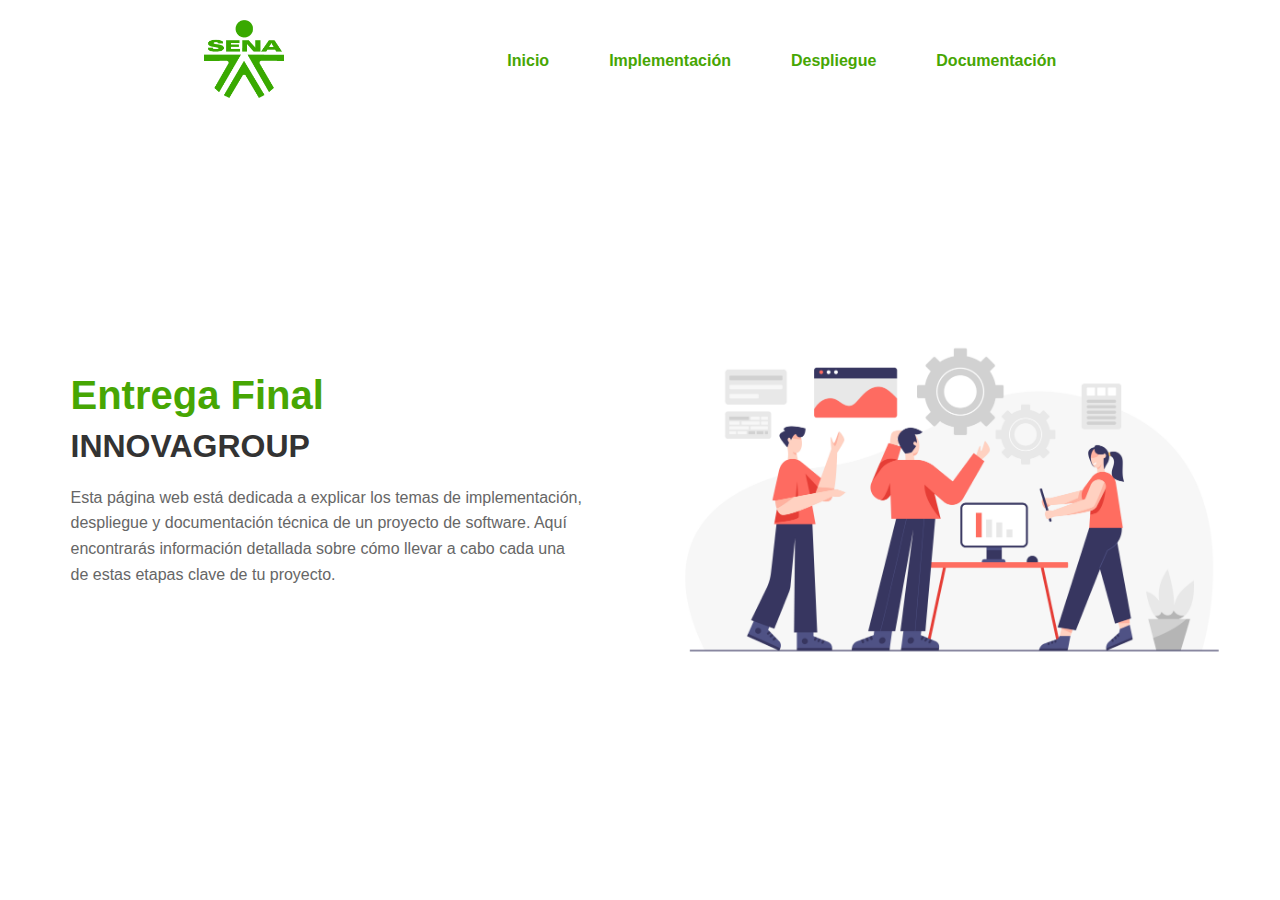
<file: index.html>
<!DOCTYPE html>
<html lang="es">

<head>
    <meta charset="UTF-8">
    <meta name="viewport" content="width=device-width, initial-scale=1.0">
    <title>Entrega Final</title>
    <link rel="icon" href="Imagenes/Favicon.ico" type="image/x-icon">
    <link rel="stylesheet" href="styles.css">
</head>

<body>
    <header>
        <div class="header-container">
            <div class="logo">
                <img src="Imagenes/Logo Sena.png" class="logo" />
                <!-- <h1>Entrega Final</h1> -->
            </div>
            <nav>
                <ul>
                    <li><a href="index.html">Inicio</a></li>
                    <li><a href="tema1.html">Implementación</a></li>
                    <li><a href="tema2.html">Despliegue</a></li>
                    <li><a href="tema3.html">Documentación</a></li>
                </ul>
            </nav>
        </div>
    </header>
    <main>
        <section class="main">
            <div class="main-content">
                <h1>Entrega Final</h1>
                <h2>INNOVAGROUP</h2>
                <p>Esta página web está dedicada a explicar los temas de implementación, despliegue y documentación
                    técnica de un proyecto de software. Aquí encontrarás información detallada sobre cómo llevar a cabo
                    cada una de estas etapas clave de tu proyecto.</p>
                <!-- <a href="#" class="btn-primary">Empezar</a> -->
            </div>
            <div class="main-image">
                <img src="Imagenes/Principal.jpg" alt="Diseño web">
            </div>
        </section>
    </main>
</body>

</html>
</file>
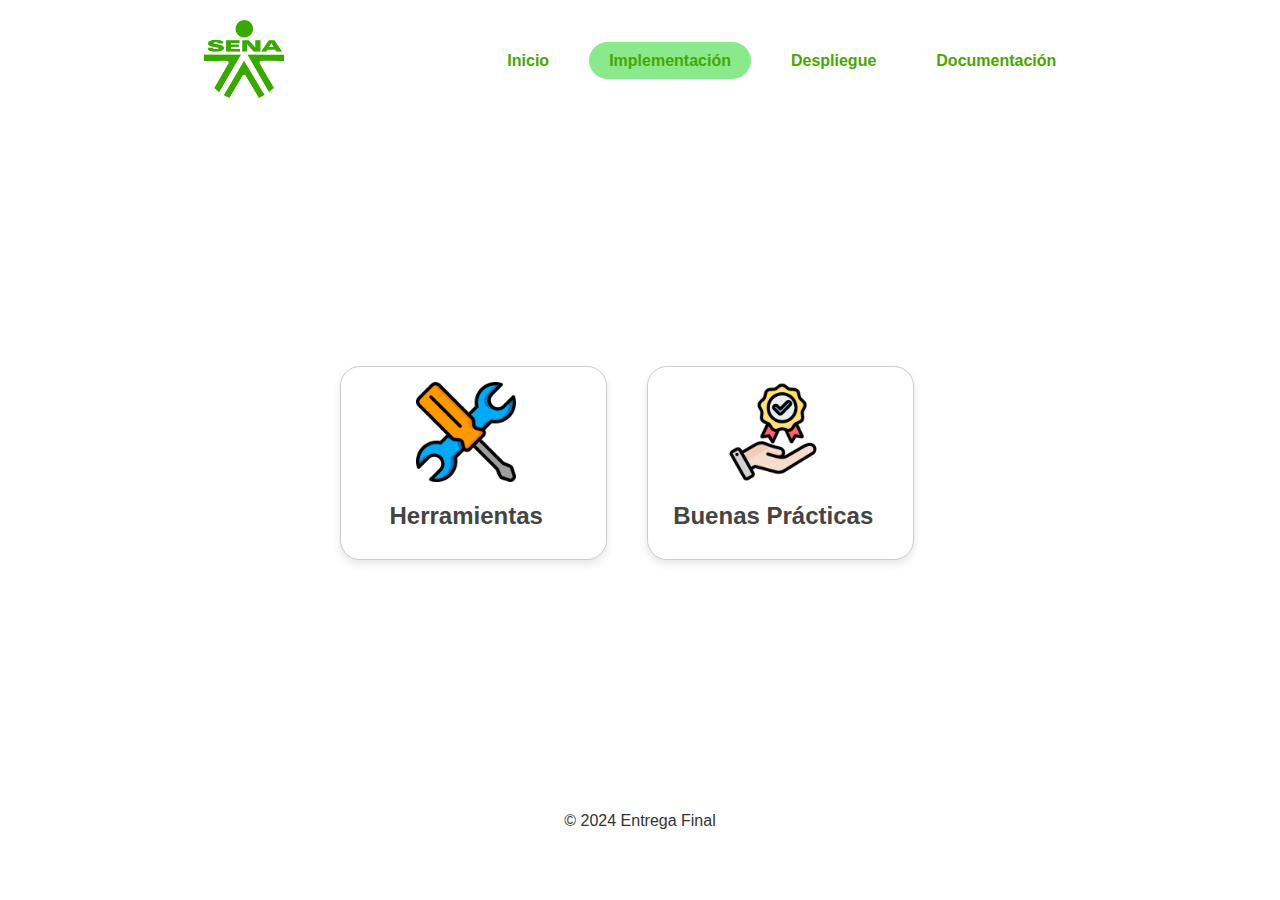
<file: tema1.html>
<!DOCTYPE html>
<html lang="es">
<head>
    <meta charset="UTF-8">
    <meta name="viewport" content="width=device-width, initial-scale=1.0">
    <title>Implementación</title>
    <link rel="icon" href="Imagenes/Favicon.ico" type="image/x-icon">
    <link rel="stylesheet" href="styles.css">
</head>
<body>
    <header>
        <div class="header-container">
            <div class="logo">
                <img src="Imagenes/Logo Sena.png" class="logo"/>
                <!-- <h1>Entrega Final</h1> -->
            </div>
            <nav>
                <ul>
                    <li><a href="index.html">Inicio</a></li>
                    <li><a href="tema1.html" class="selected">Implementación</a></li>
                    <li><a href="tema2.html">Despliegue</a></li>
                    <li><a href="tema3.html">Documentación</a></li>
                </ul>
            </nav>
        </div>
    </header>
    <main>
        <div class="container">
            <a href="./implementacion/herramientas.html" class="links">
                <article>
                    <img src="./Imagenes/Herramientas.png">
                    <h2>Herramientas</h2>
                </article>
            </a>

            <a href="./implementacion/calidad.html" class="links">
                <article>
                    <img src="./Imagenes/Calidad.png">
                    <h2>Buenas Prácticas</h2>
                </article>
            </a>
        </div>
    </main>
    <footer>
        <div class="footer-container">
            <p>&copy; 2024 Entrega Final</p>
        </div>
    </footer>
</body>
</html>
</file>
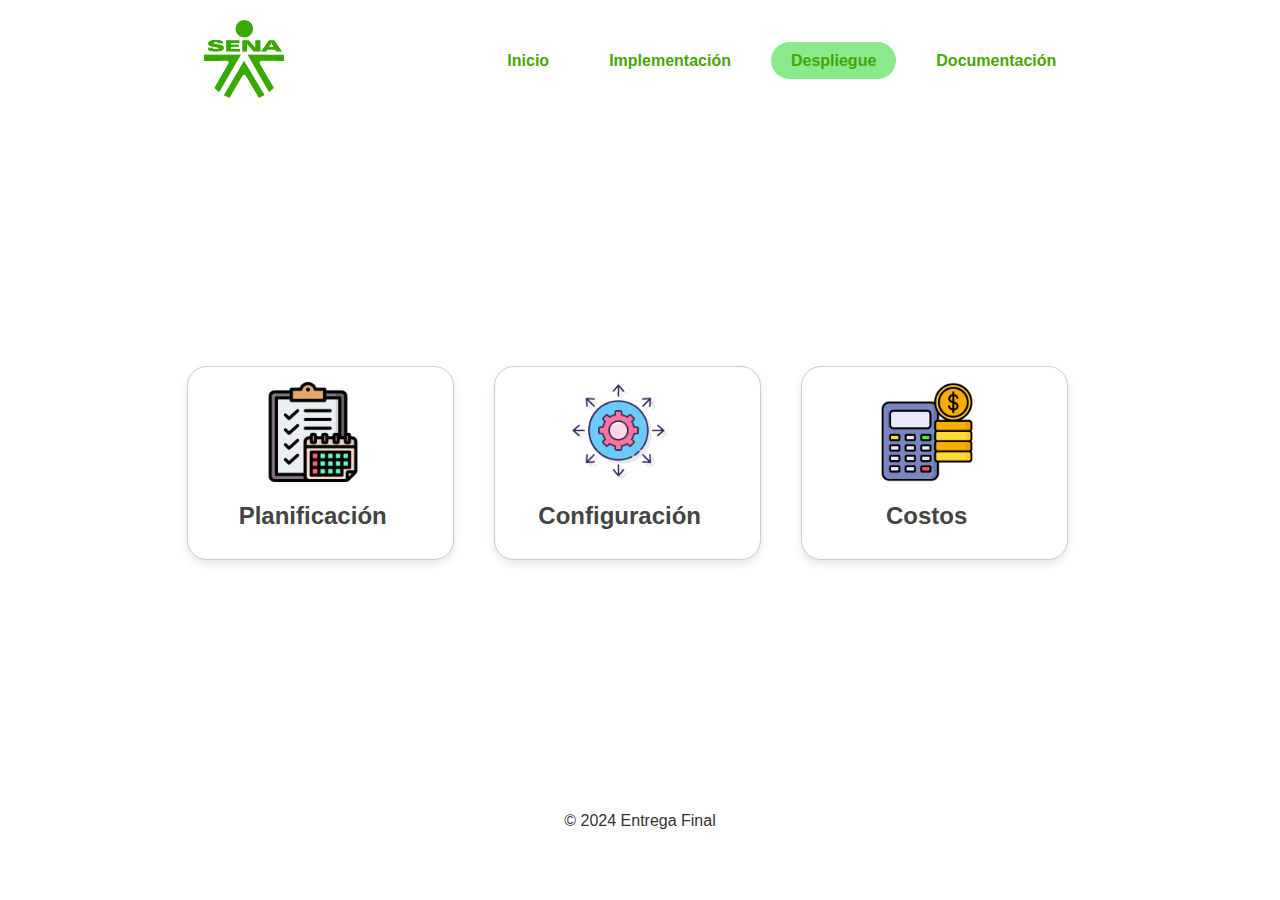
<file: tema2.html>
<!DOCTYPE html>
<html lang="es">
<head>
    <meta charset="UTF-8">
    <meta name="viewport" content="width=device-width, initial-scale=1.0">
    <title>Despliegue</title>
    <link rel="icon" href="Imagenes/Favicon.ico" type="image/x-icon">
    <link rel="stylesheet" href="styles.css">
</head>
<body>
    <header>
        <div class="header-container">
            <div class="logo">
                <img src="Imagenes/Logo Sena.png" class="logo"/>
                <!-- <h1>Entrega Final</h1> -->
            </div>
            <nav>
                <ul>
                    <li><a href="index.html">Inicio</a></li>
                    <li><a href="tema1.html">Implementación</a></li>
                    <li><a href="tema2.html" class="selected">Despliegue</a></li>
                    <li><a href="tema3.html">Documentación</a></li>
                </ul>
            </nav>
        </div>
    </header>
    <main>
        <div class="container">
            <div class="container">
                <a href="./despliegue/planificacion.html" class="links">
                    <article>
                        <img src="./Imagenes/Planificacion.png">
                        <h2>Planificación</h2>
                    </article>
                </a>

                <a href="./despliegue/configuracion.html" class="links">
                    <article>
                        <img src="./Imagenes/Configuracion.png">
                        <h2>Configuración</h2>
                    </article>
                </a>

                <a href="./despliegue/costos.html" class="links">
                    <article>
                        <img src="./Imagenes/Costos.png">
                        <h2>Costos</h2>
                    </article>
                </a>
            </div>
        </div>
    </main>
    <footer>
        <div class="footer-container">
            <p>&copy; 2024 Entrega Final</p>
        </div>
    </footer>
</body>
</html>
</file>
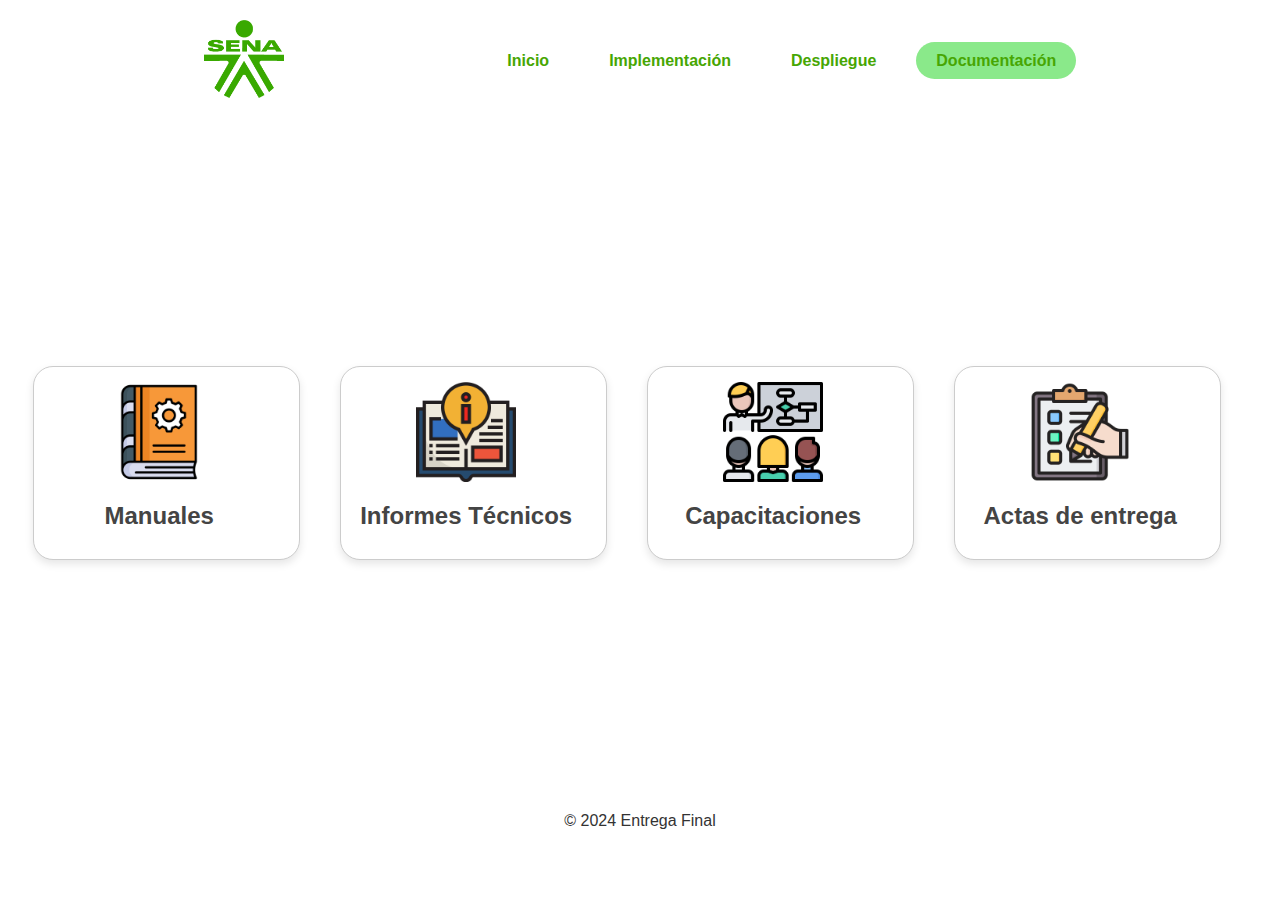
<file: tema3.html>
<!DOCTYPE html>
<html lang="es">
<head>
    <meta charset="UTF-8">
    <meta name="viewport" content="width=device-width, initial-scale=1.0">
    <title>Documentación Técnica</title>
    <link rel="icon" href="Imagenes/Favicon.ico" type="image/x-icon">
    <link rel="stylesheet" href="styles.css">
</head>
<body>
    <header>
        <div class="header-container">
            <div class="logo">
                <img src="Imagenes/Logo Sena.png" class="logo"/>
                <!-- <h1>Entrega Final</h1> -->
            </div>
            <nav>
                <ul>
                    <li><a href="index.html">Inicio</a></li>
                    <li><a href="tema1.html">Implementación</a></li>
                    <li><a href="tema2.html">Despliegue</a></li>
                    <li><a href="tema3.html" class="selected">Documentación</a></li>
                </ul>
            </nav>
        </div>
    </header>
    <main>
        <div class="container">
            <a href="./documentacion/manuales.html" class="links">
                <article>
                    <img src="./Imagenes/Manuales.png">
                    <h2>Manuales</h2>
                </article>
            </a>
            
            <a href="./documentacion/informes.html" class="links">
                <article>
                    <img src="./Imagenes/Informes.png">
                    <h2>Informes Técnicos</h2>
                </article>
            </a>
            
            <a href="./documentacion/capacitaciones.html" class="links">
                <article>
                    <img src="./Imagenes/Capacitacion.png">
                    <h2>Capacitaciones</h2>
                </article>
            </a>
            
            <a href="./documentacion/actas.html" class="links">
                <article>
                    <img src="./Imagenes/Actas.png">
                    <h2>Actas de entrega</h2>
                </article>
            </a>            
        </div>
    </main>
    <footer>
        <div class="footer-container">
            <p>&copy; 2024 Entrega Final</p>
        </div>
    </footer>
</body>
</html>
</file>
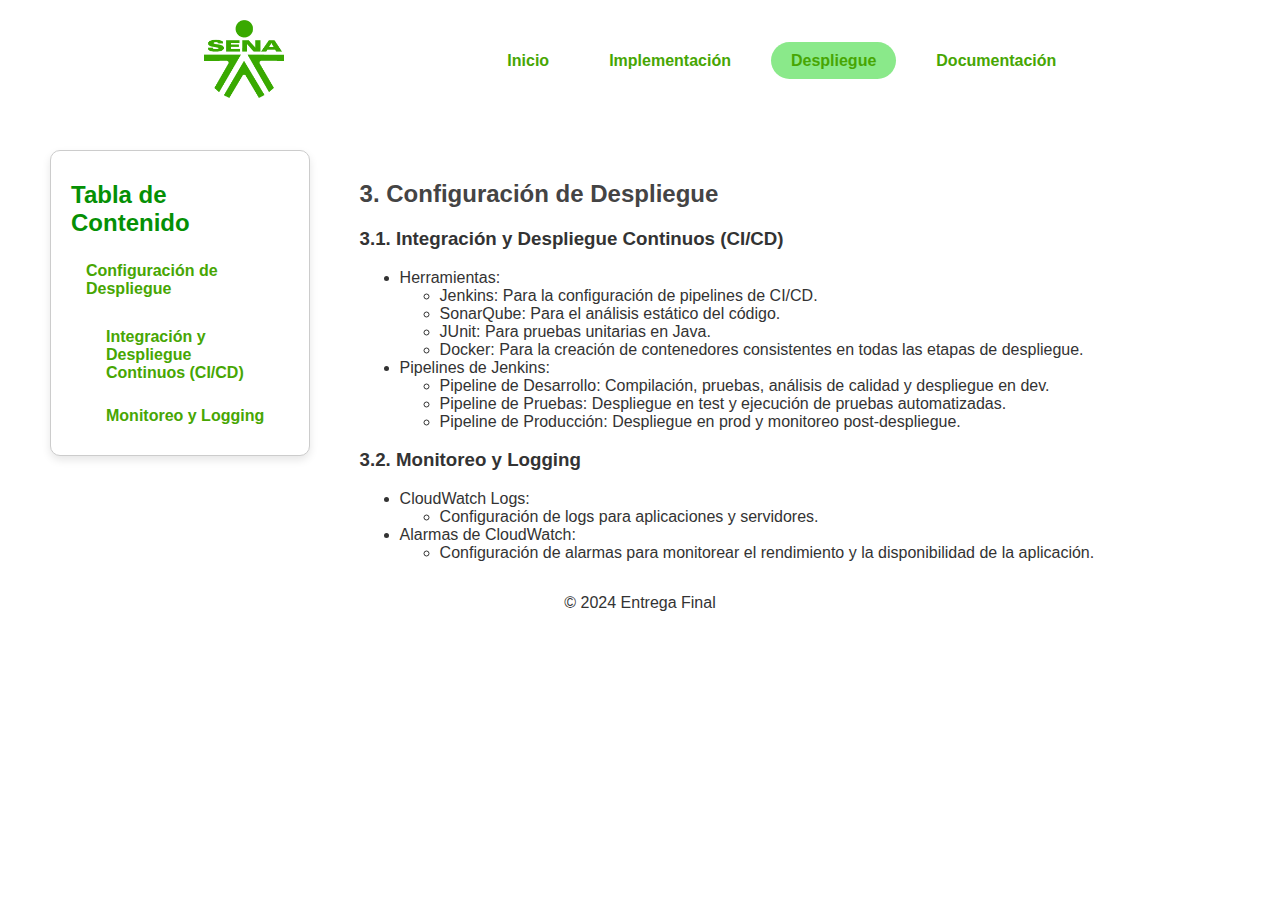
<file: despliegue/configuracion.html>
<!DOCTYPE html>
<html lang="es">
<head>
    <meta charset="UTF-8">
    <meta name="viewport" content="width=device-width, initial-scale=1.0">
    <title>Configuración</title>
    <link rel="icon" href="../Imagenes/Favicon.ico" type="image/x-icon">
    <link rel="stylesheet" href="../styles.css">
</head>
<body>
    <header>
        <div class="header-container">
            <div class="logo">
                <img src="../Imagenes/Logo Sena.png" class="logo"/>
                <!-- <h1>Entrega Final</h1> -->
            </div>
            <nav>
                <ul>
                    <li><a href="../index.html">Inicio</a></li>
                    <li><a href="../tema1.html">Implementación</a></li>
                    <li><a href="../tema2.html" class="selected">Despliegue</a></li>
                    <li><a href="../tema3.html">Documentación</a></li>
                </ul>
            </nav>
        </div>
    </header>
    <main>
        <div class="content-body">
            <div class="table">
                <h2>Tabla de Contenido</h2>
                    <ul>
                        <li><a href="#configuracion-despliegue">Configuración de Despliegue</a>
                            <ul>
                                <li><a href="#integracion-despliegue-continuos">Integración y Despliegue Continuos (CI/CD)</a></li>
                                <li><a href="#monitoreo-logging">Monitoreo y Logging</a></li>
                            </ul>
                        </li>
                    </ul>  
            </div>
            <div class="content-info">
                <h2 id="configuracion-despliegue">3. Configuración de Despliegue</h2>
                <h3 id="integracion-despliegue-continuos">3.1. Integración y Despliegue Continuos (CI/CD)</h3>
                <ul>
                    <li>Herramientas:
                        <ul>
                            <li>Jenkins: Para la configuración de pipelines de CI/CD.</li>
                            <li>SonarQube: Para el análisis estático del código.</li>
                            <li>JUnit: Para pruebas unitarias en Java.</li>
                            <li>Docker: Para la creación de contenedores consistentes en todas las etapas de despliegue.</li>
                        </ul>
                    </li>
                    <li>Pipelines de Jenkins:
                        <ul>
                            <li>Pipeline de Desarrollo: Compilación, pruebas, análisis de calidad y despliegue en dev.</li>
                            <li>Pipeline de Pruebas: Despliegue en test y ejecución de pruebas automatizadas.</li>
                            <li>Pipeline de Producción: Despliegue en prod y monitoreo post-despliegue.</li>
                        </ul>
                    </li>
                </ul>

                <h3 id="monitoreo-logging">3.2. Monitoreo y Logging</h3>
                <ul>
                    <li>CloudWatch Logs:
                        <ul>
                            <li>Configuración de logs para aplicaciones y servidores.</li>
                        </ul>
                    </li>
                    <li>Alarmas de CloudWatch:
                        <ul>
                            <li>Configuración de alarmas para monitorear el rendimiento y la disponibilidad de la aplicación.</li>
                        </ul>
                    </li>
                </ul>
            </div>
        </div>
    </main>
    <footer>
        <div class="footer-container">
            <p>&copy; 2024 Entrega Final</p>
        </div>
    </footer>
</body>
</html>
</file>
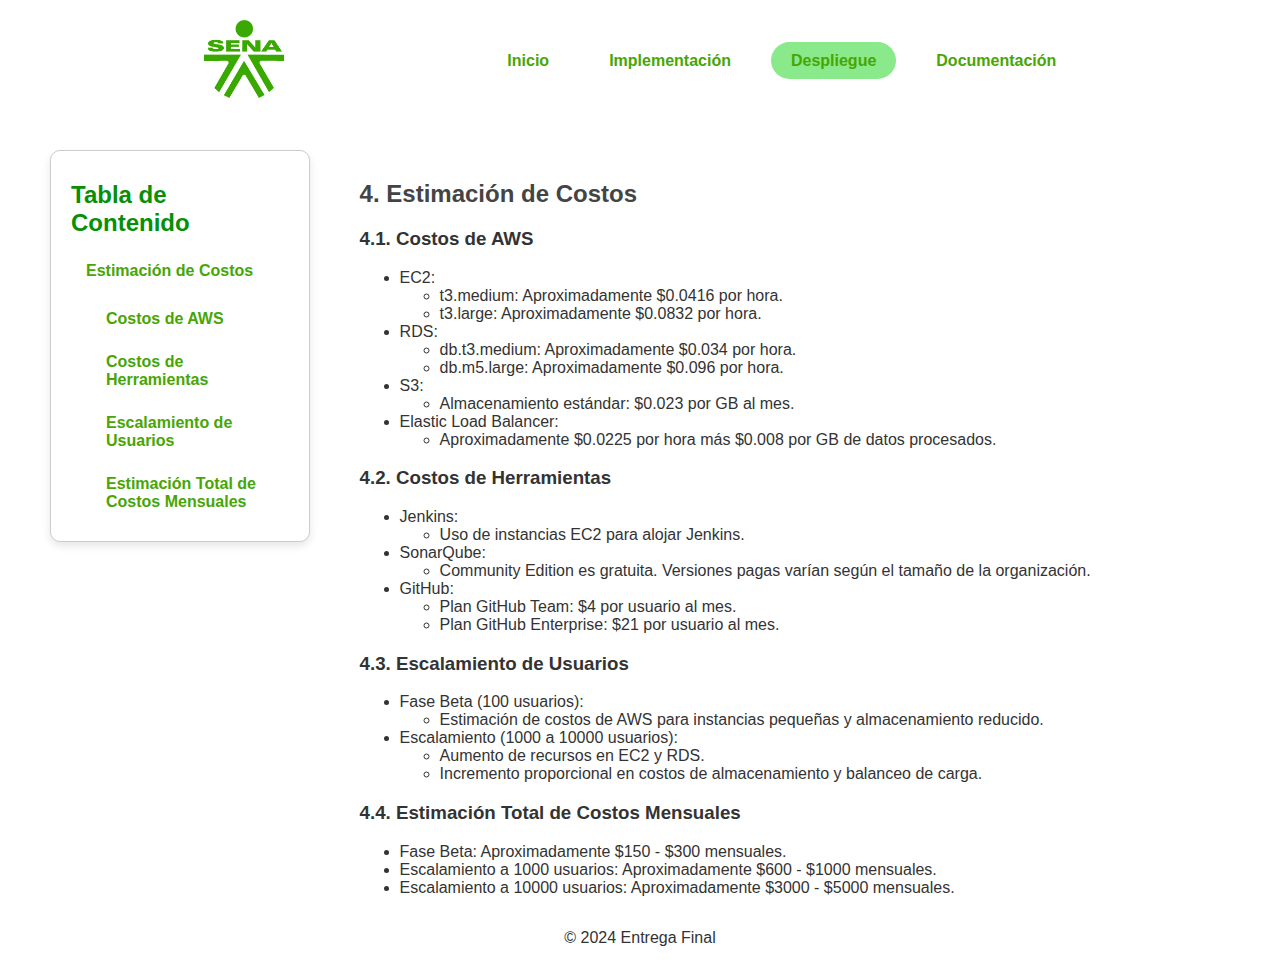
<file: despliegue/costos.html>
<!DOCTYPE html>
<html lang="es">
<head>
    <meta charset="UTF-8">
    <meta name="viewport" content="width=device-width, initial-scale=1.0">
    <title>Costos</title>
    <link rel="icon" href="../Imagenes/Favicon.ico" type="image/x-icon">
    <link rel="stylesheet" href="../styles.css">
</head>
<body>
    <header>
        <div class="header-container">
            <div class="logo">
                <img src="../Imagenes/Logo Sena.png" class="logo"/>
                <!-- <h1>Entrega Final</h1> -->
            </div>
            <nav>
                <ul>
                    <li><a href="../index.html">Inicio</a></li>
                    <li><a href="../tema1.html">Implementación</a></li>
                    <li><a href="../tema2.html" class="selected">Despliegue</a></li>
                    <li><a href="../tema3.html">Documentación</a></li>
                </ul>
            </nav>
        </div>
    </header>
    <main>
        <div class="content-body">
            <div class="table">
                <h2>Tabla de Contenido</h2>
                <ul>
                    <li><a href="#estimacion-costos">Estimación de Costos</a>
                        <ul>
                            <li><a href="#costos-aws">Costos de AWS</a></li>
                            <li><a href="#costos-herramientas">Costos de Herramientas</a></li>
                            <li><a href="#escalamiento-usuarios">Escalamiento de Usuarios</a></li>
                            <li><a href="#estimacion-total-costos-mensuales">Estimación Total de Costos Mensuales</a></li>
                        </ul>
                    </li>
                </ul>
            </div>

            <div class="content-info">
                <h2 id="estimacion-costos">4. Estimación de Costos</h2>

            <h3 id="costos-aws">4.1. Costos de AWS</h3>
            <ul>
                <li>EC2:
                    <ul>
                        <li>t3.medium: Aproximadamente $0.0416 por hora.</li>
                        <li>t3.large: Aproximadamente $0.0832 por hora.</li>
                    </ul>
                </li>
                <li>RDS:
                    <ul>
                        <li>db.t3.medium: Aproximadamente $0.034 por hora.</li>
                        <li>db.m5.large: Aproximadamente $0.096 por hora.</li>
                    </ul>
                </li>
                <li>S3:
                    <ul>
                        <li>Almacenamiento estándar: $0.023 por GB al mes.</li>
                    </ul>
                </li>
                <li>Elastic Load Balancer:
                    <ul>
                        <li>Aproximadamente $0.0225 por hora más $0.008 por GB de datos procesados.</li>
                    </ul>
                </li>
            </ul>

            <h3 id="costos-herramientas">4.2. Costos de Herramientas</h3>
            <ul>
                <li>Jenkins:
                    <ul>
                        <li>Uso de instancias EC2 para alojar Jenkins.</li>
                    </ul>
                </li>
                <li>SonarQube:
                    <ul>
                        <li>Community Edition es gratuita. Versiones pagas varían según el tamaño de la organización.</li>
                    </ul>
                </li>
                <li>GitHub:
                    <ul>
                        <li>Plan GitHub Team: $4 por usuario al mes.</li>
                        <li>Plan GitHub Enterprise: $21 por usuario al mes.</li>
                    </ul>
                </li>
            </ul>

            <h3 id="escalamiento-usuarios">4.3. Escalamiento de Usuarios</h3>
            <ul>
                <li>Fase Beta (100 usuarios):
                    <ul>
                        <li>Estimación de costos de AWS para instancias pequeñas y almacenamiento reducido.</li>
                    </ul>
                </li>
                <li>Escalamiento (1000 a 10000 usuarios):
                    <ul>
                        <li>Aumento de recursos en EC2 y RDS.</li>
                        <li>Incremento proporcional en costos de almacenamiento y balanceo de carga.</li>
                    </ul>
                </li>
            </ul>

            <h3 id="estimacion-total-costos-mensuales">4.4. Estimación Total de Costos Mensuales</h3>
            <ul>
                <li>Fase Beta: Aproximadamente $150 - $300 mensuales.</li>
                <li>Escalamiento a 1000 usuarios: Aproximadamente $600 - $1000 mensuales.</li>
                <li>Escalamiento a 10000 usuarios: Aproximadamente $3000 - $5000 mensuales.</li>
            </ul>
            </div>
        </div>
    </main>
    <footer>
        <div class="footer-container">
            <p>&copy; 2024 Entrega Final</p>
        </div>
    </footer>
</body>
</html>
</file>
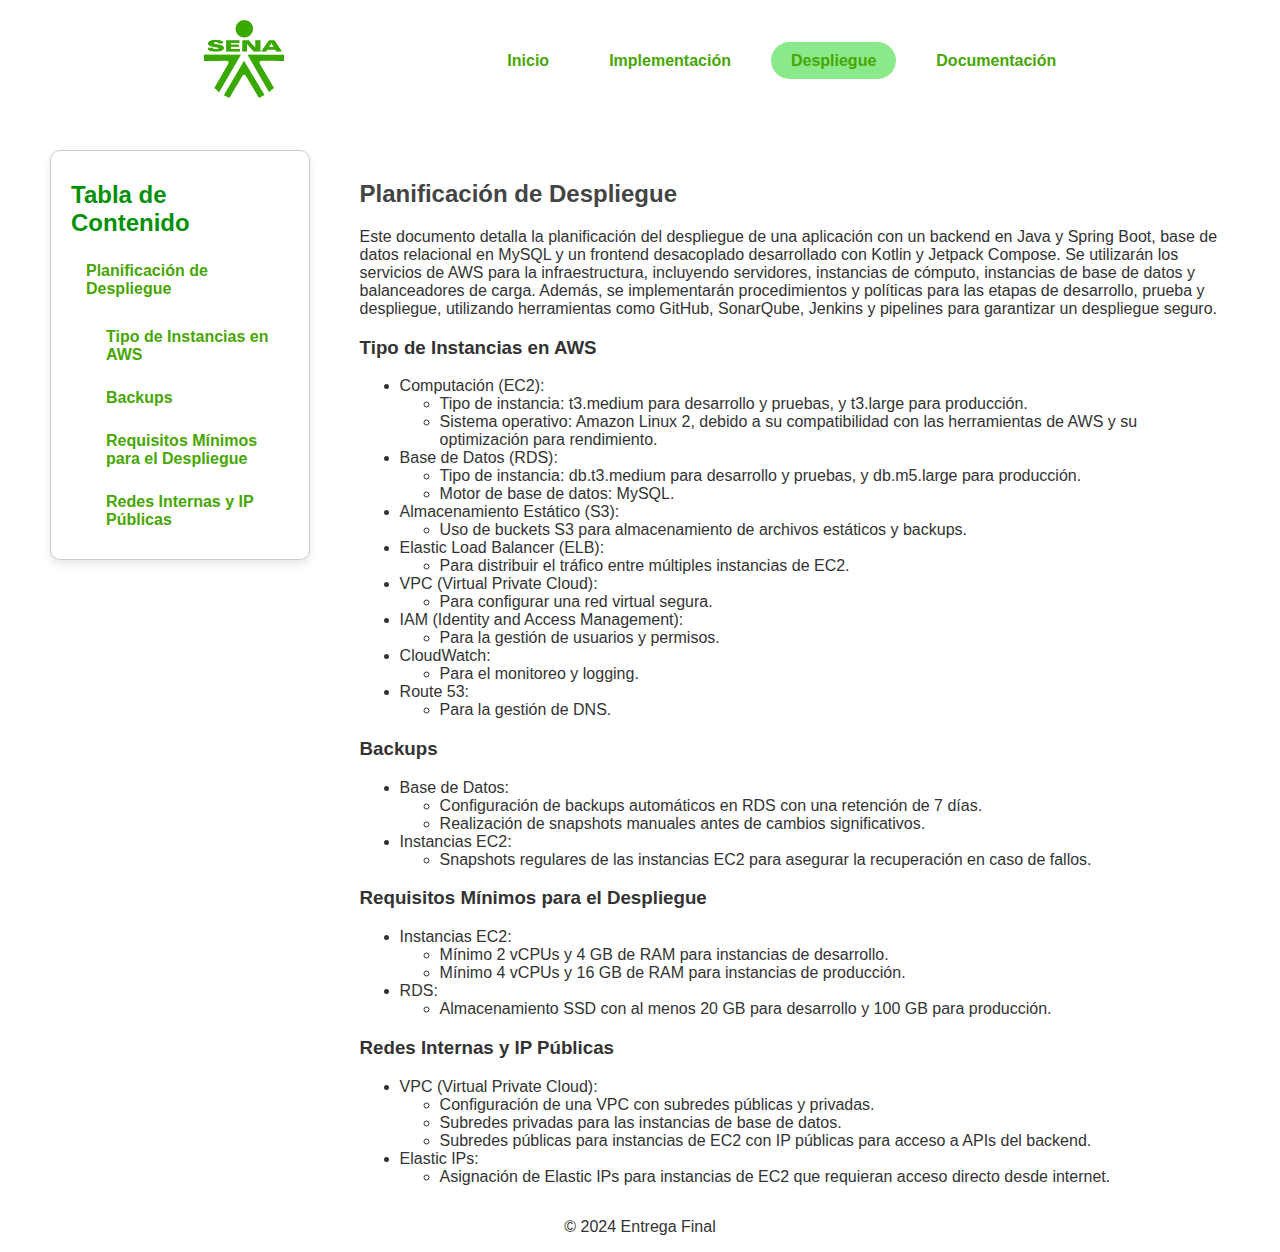
<file: despliegue/planificacion.html>
<!DOCTYPE html>
<html lang="es">
<head>
    <meta charset="UTF-8">
    <meta name="viewport" content="width=device-width, initial-scale=1.0">
    <title>Planificación</title>
    <link rel="icon" href="../Imagenes/Favicon.ico" type="image/x-icon">
    <link rel="stylesheet" href="../styles.css">
</head>
<body>
    <header>
        <div class="header-container">
            <div class="logo">
                <img src="../Imagenes/Logo Sena.png" class="logo"/>
                <!-- <h1>Entrega Final</h1> -->
            </div>
            <nav>
                <ul>
                    <li><a href="../index.html">Inicio</a></li>
                    <li><a href="../tema1.html">Implementación</a></li>
                    <li><a href="../tema2.html" class="selected">Despliegue</a></li>
                    <li><a href="../tema3.html">Documentación</a></li>
                </ul>
            </nav>
        </div>
    </header>
    <main>
        <div class="content-body">
            <div class="table">
                <h2>Tabla de Contenido</h2>
                    <ul>
                        <li><a href="#planificacion-despliegue">Planificación de Despliegue</a>
                            <ul>
                                <li><a href="#tipo-instancias-aws">Tipo de Instancias en AWS</a></li>
                                <li><a href="#backups">Backups</a></li>
                                <li><a href="#requisitos-minimos-despliegue">Requisitos Mínimos para el Despliegue</a></li>
                                <li><a href="#redes-internas-ip-publicas">Redes Internas y IP Públicas</a></li>
                            </ul>
                        </li>
                    </ul>
            </div>
            <div class="content-info">
                <h2 id="planificacion-despliegue">Planificación de Despliegue</h2>
                <p>Este documento detalla la planificación del despliegue de una aplicación con un backend en Java y Spring Boot, base de datos relacional en MySQL y un frontend desacoplado desarrollado con Kotlin y Jetpack Compose. Se utilizarán los servicios de AWS para la infraestructura, incluyendo servidores, instancias de cómputo, instancias de base de datos y balanceadores de carga. Además, se implementarán procedimientos y políticas para las etapas de desarrollo, prueba y despliegue, utilizando herramientas como GitHub, SonarQube, Jenkins y pipelines para garantizar un despliegue seguro.</p>
                
                <h3 id="tipo-instancias-aws">Tipo de Instancias en AWS</h3>
                <ul>
                    <li>Computación (EC2):
                        <ul>
                            <li>Tipo de instancia: t3.medium para desarrollo y pruebas, y t3.large para producción.</li>
                            <li>Sistema operativo: Amazon Linux 2, debido a su compatibilidad con las herramientas de AWS y su optimización para rendimiento.</li>
                        </ul>
                    </li>
                    <li>Base de Datos (RDS):
                        <ul>
                            <li>Tipo de instancia: db.t3.medium para desarrollo y pruebas, y db.m5.large para producción.</li>
                            <li>Motor de base de datos: MySQL.</li>
                        </ul>
                    </li>
                    <li>Almacenamiento Estático (S3):
                        <ul>
                            <li>Uso de buckets S3 para almacenamiento de archivos estáticos y backups.</li>
                        </ul>
                    </li>
                    <li>Elastic Load Balancer (ELB):
                        <ul>
                            <li>Para distribuir el tráfico entre múltiples instancias de EC2.</li>
                        </ul>
                    </li>
                    <li>VPC (Virtual Private Cloud):
                        <ul>
                            <li>Para configurar una red virtual segura.</li>
                        </ul>
                    </li>
                    <li>IAM (Identity and Access Management):
                        <ul>
                            <li>Para la gestión de usuarios y permisos.</li>
                        </ul>
                    </li>
                    <li>CloudWatch:
                        <ul>
                            <li>Para el monitoreo y logging.</li>
                        </ul>
                    </li>
                    <li>Route 53:
                        <ul>
                            <li>Para la gestión de DNS.</li>
                        </ul>
                    </li>
                </ul>
                
                <h3 id="backups">Backups</h3>
                <ul>
                    <li>Base de Datos:
                        <ul>
                            <li>Configuración de backups automáticos en RDS con una retención de 7 días.</li>
                            <li>Realización de snapshots manuales antes de cambios significativos.</li>
                        </ul>
                    </li>
                    <li>Instancias EC2:
                        <ul>
                            <li>Snapshots regulares de las instancias EC2 para asegurar la recuperación en caso de fallos.</li>
                        </ul>
                    </li>
                </ul>
                
                <h3 id="requisitos-minimos-despliegue">Requisitos Mínimos para el Despliegue</h3>
                <ul>
                    <li>Instancias EC2:
                        <ul>
                            <li>Mínimo 2 vCPUs y 4 GB de RAM para instancias de desarrollo.</li>
                            <li>Mínimo 4 vCPUs y 16 GB de RAM para instancias de producción.</li>
                        </ul>
                    </li>
                    <li>RDS:
                        <ul>
                            <li>Almacenamiento SSD con al menos 20 GB para desarrollo y 100 GB para producción.</li>
                        </ul>
                    </li>
                </ul>
                
                <h3 id="redes-internas-ip-publicas">Redes Internas y IP Públicas</h3>
                <ul>
                    <li>VPC (Virtual Private Cloud):
                        <ul>
                            <li>Configuración de una VPC con subredes públicas y privadas.</li>
                            <li>Subredes privadas para las instancias de base de datos.</li>
                            <li>Subredes públicas para instancias de EC2 con IP públicas para acceso a APIs del backend.</li>
                        </ul>
                    </li>
                    <li>Elastic IPs:
                        <ul>
                            <li>Asignación de Elastic IPs para instancias de EC2 que requieran acceso directo desde internet.</li>
                        </ul>
                    </li>
                </ul>
            </div>
        </div>
    </main>
    <footer>
        <div class="footer-container">
            <p>&copy; 2024 Entrega Final</p>
        </div>
    </footer>
</body>
</html>
</file>
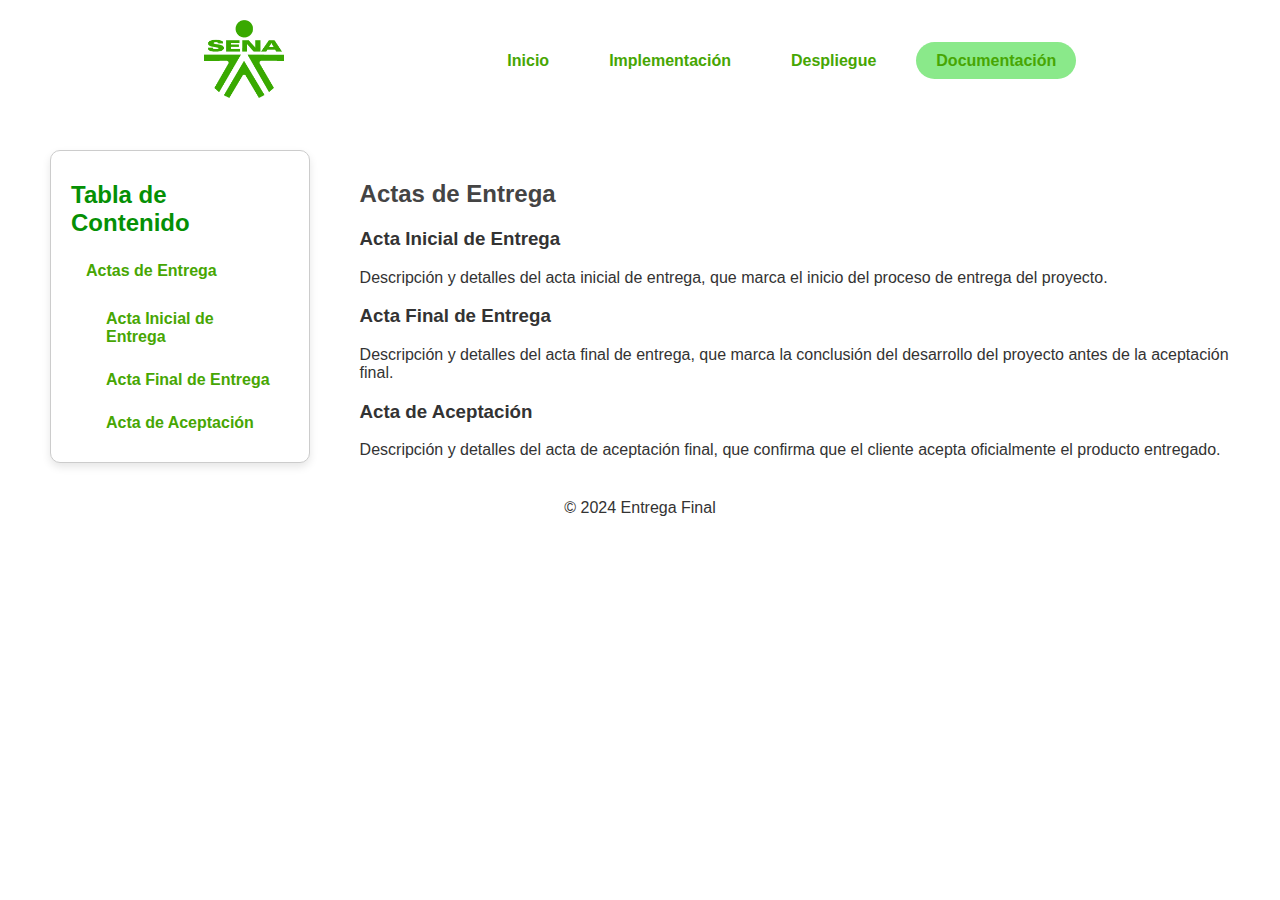
<file: documentacion/actas.html>
<!DOCTYPE html>
<html lang="es">
<head>
    <meta charset="UTF-8">
    <meta name="viewport" content="width=device-width, initial-scale=1.0">
    <title>Actas</title>
    <link rel="icon" href="../Imagenes/Favicon.ico" type="image/x-icon">
    <link rel="stylesheet" href="../styles.css">
</head>
<body>
    <header>
        <div class="header-container">
            <div class="logo">
                <img src="../Imagenes/Logo Sena.png" class="logo"/>
                <!-- <h1>Entrega Final</h1> -->
            </div>
            <nav>
                <ul>
                    <li><a href="../index.html">Inicio</a></li>
                    <li><a href="../tema1.html">Implementación</a></li>
                    <li><a href="../tema2.html">Despliegue</a></li>
                    <li><a href="../tema3.html" class="selected">Documentación</a></li>
                </ul>
            </nav>
        </div>
    </header>
    <main>
        <div class="content-body">
            <div class="table">
                <h2>Tabla de Contenido</h2>
                <ul>
                    <li><a href="#actas-de-entrega">Actas de Entrega</a>
                        <ul>
                            <li><a href="#acta-inicial">Acta Inicial de Entrega</a></li>
                            <li><a href="#acta-final">Acta Final de Entrega</a></li>
                            <li><a href="#acta-aceptacion">Acta de Aceptación</a></li>
                        </ul>
                    </li>
                </ul>
            </div>
            <div class="content-info">
                <article>
                    <h2 id="actas-de-entrega">Actas de Entrega</h2>

                    <h3 id="acta-inicial">Acta Inicial de Entrega</h3>
                    <p>Descripción y detalles del acta inicial de entrega, que marca el inicio del proceso de entrega del proyecto.</p>

                    <h3 id="acta-final">Acta Final de Entrega</h3>
                    <p>Descripción y detalles del acta final de entrega, que marca la conclusión del desarrollo del proyecto antes de la aceptación final.</p>

                    <h3 id="acta-aceptacion">Acta de Aceptación</h3>
                    <p>Descripción y detalles del acta de aceptación final, que confirma que el cliente acepta oficialmente el producto entregado.</p>
                    
                </article>
            </div>
        </div>
    </main>
    <footer>
        <div class="footer-container">
            <p>&copy; 2024 Entrega Final</p>
        </div>
    </footer>
</body>
</html>
</file>
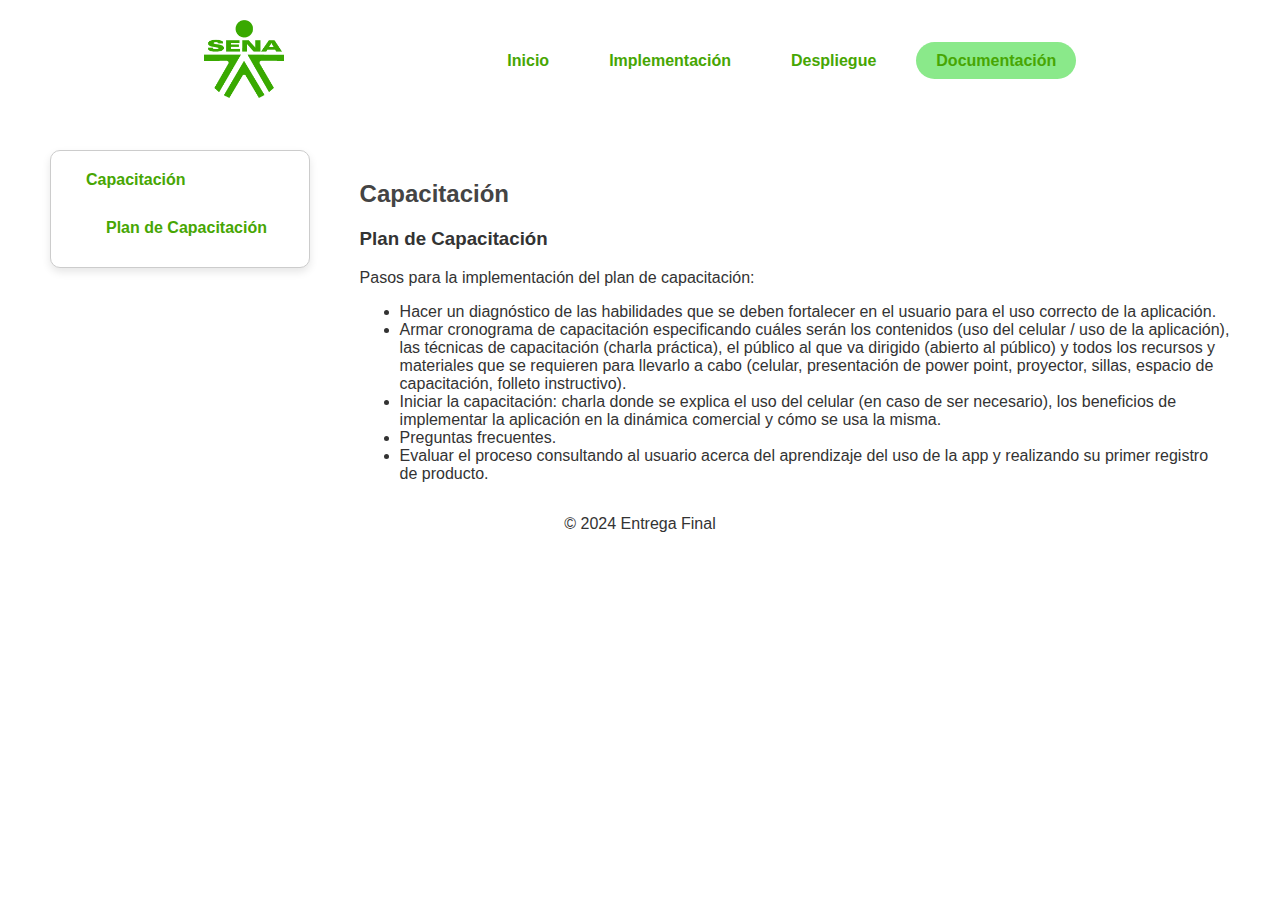
<file: documentacion/capacitaciones.html>
<!DOCTYPE html>
<html lang="es">
<head>
    <meta charset="UTF-8">
    <meta name="viewport" content="width=device-width, initial-scale=1.0">
    <title>Capacitaciones</title>
    <link rel="icon" href="../Imagenes/Favicon.ico" type="image/x-icon">
    <link rel="stylesheet" href="../styles.css">
</head>
<body>
    <header>
        <div class="header-container">
            <div class="logo">
                <img src="../Imagenes/Logo Sena.png" class="logo"/>
                <!-- <h1>Entrega Final</h1> -->
            </div>
            <nav>
                <ul>
                    <li><a href="../index.html">Inicio</a></li>
                    <li><a href="../tema1.html">Implementación</a></li>
                    <li><a href="../tema2.html">Despliegue</a></li>
                    <li><a href="../tema3.html" class="selected">Documentación</a></li>
                </ul>
            </nav>
        </div>
    </header>
    <main>
        <div class="content-body">
            <div class="table">
                <ul>
                    <li><a href="#capacitacion">Capacitación</a>
                        <ul>
                            <li><a href="#plan-capacitacion">Plan de Capacitación</a></li>
                        </ul>
                    </li>
                </ul>
            </div>
            <div class="content-info">
                <article>
                    <h2 id="capacitacion">Capacitación</h2>
                        <h3 id="plan-capacitacion">Plan de Capacitación</h3>
                        <p>Pasos para la implementación del plan de capacitación:</p>
                        <ul>
                            <li>Hacer un diagnóstico de las habilidades que se deben fortalecer en el usuario para el uso correcto de la aplicación.</li>
                            <li>Armar cronograma de capacitación especificando cuáles serán los contenidos (uso del celular / uso de la aplicación), las técnicas de capacitación (charla práctica), el público al que va dirigido (abierto al público) y todos los recursos y materiales que se requieren para llevarlo a cabo (celular, presentación de power point, proyector, sillas, espacio de capacitación, folleto instructivo).</li>
                            <li>Iniciar la capacitación: charla donde se explica el uso del celular (en caso de ser necesario), los beneficios de implementar la aplicación en la dinámica comercial y cómo se usa la misma.</li>
                            <li>Preguntas frecuentes.</li>
                            <li>Evaluar el proceso consultando al usuario acerca del aprendizaje del uso de la app y realizando su primer registro de producto.</li>
                        </ul>
                </article>
            </div>
        </div>
    </main>
    <footer>
        <div class="footer-container">
            <p>&copy; 2024 Entrega Final</p>
        </div>
    </footer>
</body>
</html>
</file>
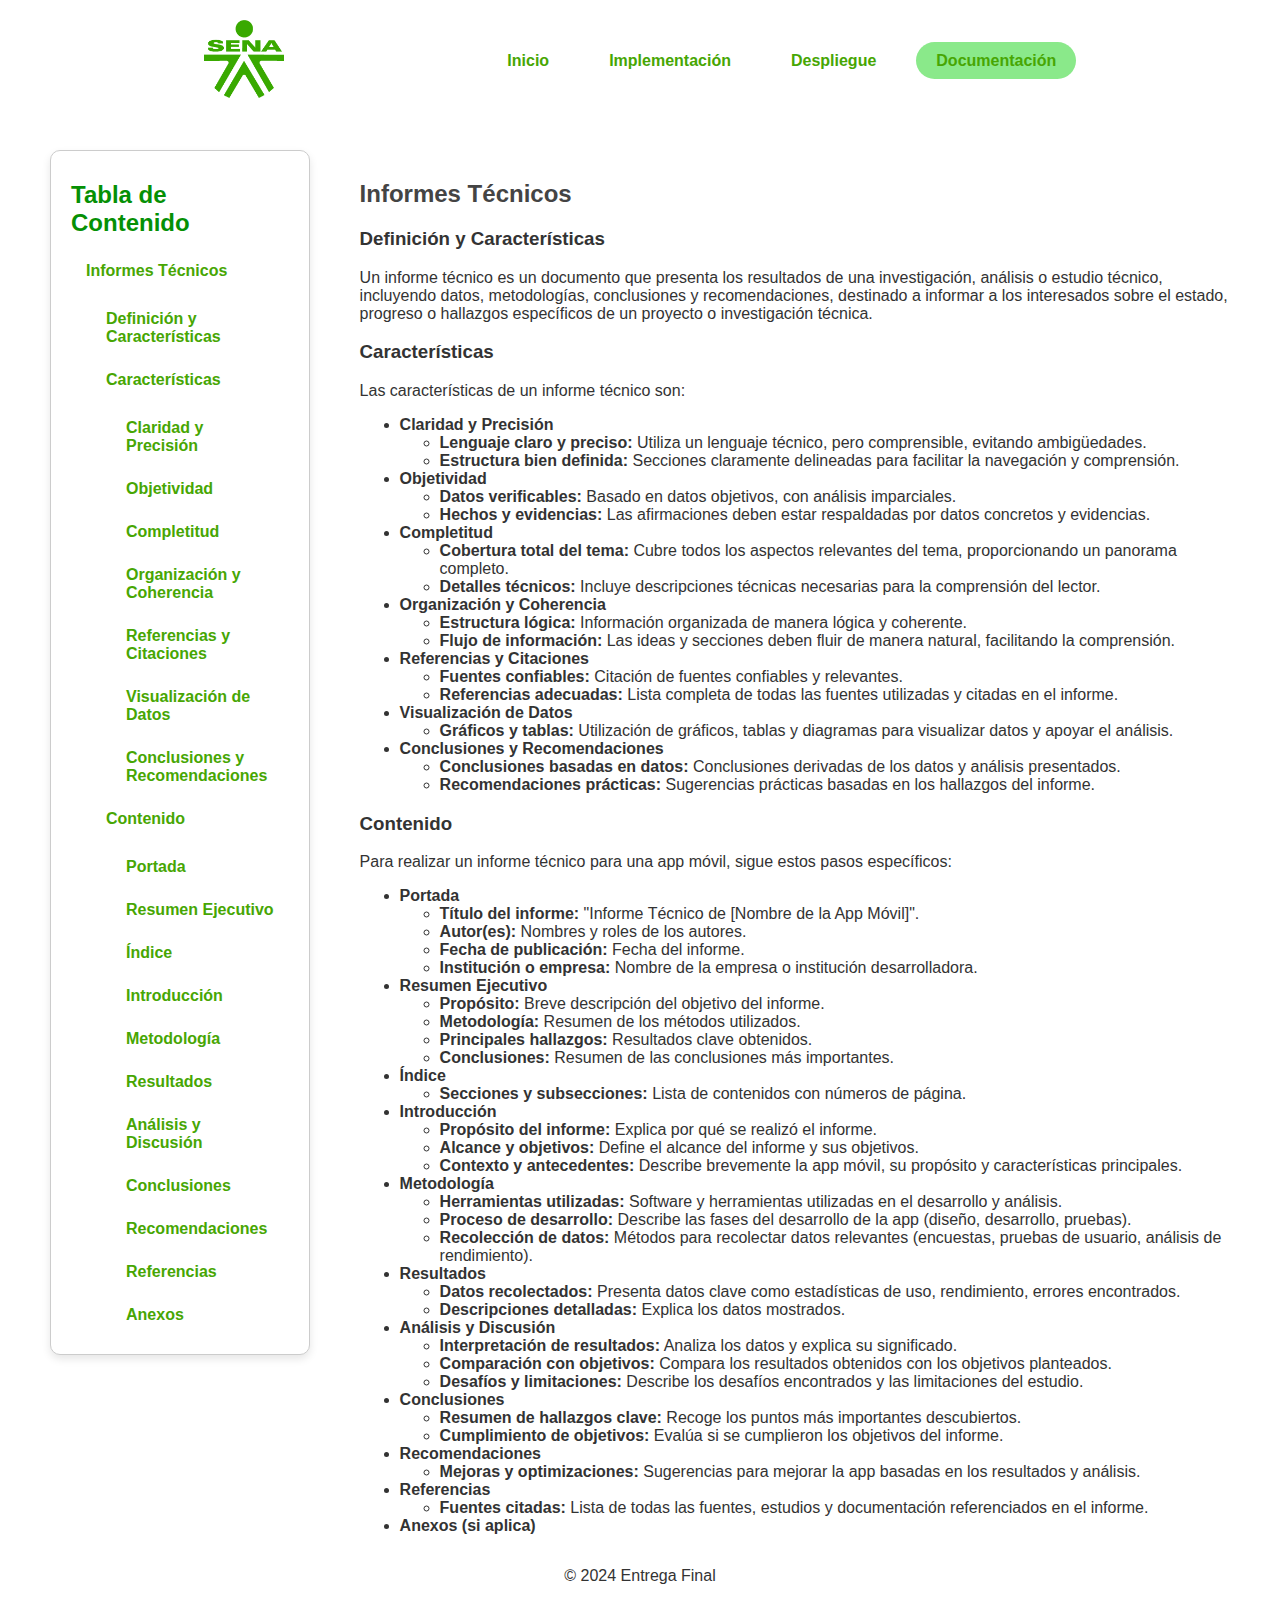
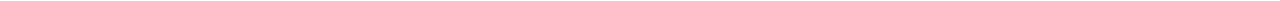
<file: documentacion/informes.html>
<!DOCTYPE html>
<html lang="es">
<head>
    <meta charset="UTF-8">
    <meta name="viewport" content="width=device-width, initial-scale=1.0">
    <title>Informes</title>
    <link rel="icon" href="../Imagenes/Favicon.ico" type="image/x-icon">
    <link rel="stylesheet" href="../styles.css">
</head>
<body>
    <header>
        <div class="header-container">
            <div class="logo">
                <img src="../Imagenes/Logo Sena.png" class="logo"/>
                <!-- <h1>Entrega Final</h1> -->
            </div>
            <nav>
                <ul>
                    <li><a href="../index.html">Inicio</a></li>
                    <li><a href="../tema1.html">Implementación</a></li>
                    <li><a href="../tema2.html">Despliegue</a></li>
                    <li><a href="../tema3.html" class="selected">Documentación</a></li>
                </ul>
            </nav>
        </div>
    </header>
    <main>
        <div class="content-body">

            <div class="table">
                <h2>Tabla de Contenido</h2>
                    <ul>
                        <li><a href="#informes-tecnicos">Informes Técnicos</a>
                            <ul>
                                <li><a href="#definicion-caracteristicas">Definición y Características</a></li>
                                <li><a href="#caracteristicas">Características</a>
                                    <ul>
                                        <li><a href="#claridad-precision">Claridad y Precisión</a></li>
                                        <li><a href="#objetividad">Objetividad</a></li>
                                        <li><a href="#completitud">Completitud</a></li>
                                        <li><a href="#organizacion-coherencia">Organización y Coherencia</a></li>
                                        <li><a href="#referencias-citaciones">Referencias y Citaciones</a></li>
                                        <li><a href="#visualizacion-datos">Visualización de Datos</a></li>
                                        <li><a href="#conclusiones-recomendaciones">Conclusiones y Recomendaciones</a></li>
                                    </ul>
                                </li>
                                <li><a href="#contenido">Contenido</a>
                                    <ul>
                                        <li><a href="#portada">Portada</a></li>
                                        <li><a href="#resumen-ejecutivo">Resumen Ejecutivo</a></li>
                                        <li><a href="#indice">Índice</a></li>
                                        <li><a href="#introduccion">Introducción</a></li>
                                        <li><a href="#metodologia">Metodología</a></li>
                                        <li><a href="#resultados">Resultados</a></li>
                                        <li><a href="#analisis-discusion">Análisis y Discusión</a></li>
                                        <li><a href="#conclusiones">Conclusiones</a></li>
                                        <li><a href="#recomendaciones">Recomendaciones</a></li>
                                        <li><a href="#referencias">Referencias</a></li>
                                        <li><a href="#anexos">Anexos</a></li>
                                    </ul>
                                </li>
                            </ul>
                        </li>
                    </ul>
                </div>
                <div class="content-info">
                    <article>
                        <h2 id="informes-tecnicos">Informes Técnicos</h2>
        
                        <h3 id="definicion-caracteristicas">Definición y Características</h3>
                        <p>Un informe técnico es un documento que presenta los resultados de una investigación, análisis o estudio técnico, incluyendo datos, metodologías, conclusiones y recomendaciones, destinado a informar a los interesados sobre el estado, progreso o hallazgos específicos de un proyecto o investigación técnica.</p>
                        
                        <h3 id="caracteristicas">Características</h3>
                        <p>Las características de un informe técnico son:</p>
                        <ul>
                            <li id="claridad-precision"><strong>Claridad y Precisión</strong>
                                <ul>
                                    <li id="lenguaje-claro-preciso"><strong>Lenguaje claro y preciso:</strong> Utiliza un lenguaje técnico, pero comprensible, evitando ambigüedades.</li>
                                    <li id="estructura-bien-definida"><strong>Estructura bien definida:</strong> Secciones claramente delineadas para facilitar la navegación y comprensión.</li>
                                </ul>
                            </li>
                            <li id="objetividad"><strong>Objetividad</strong>
                                <ul>
                                    <li id="datos-verificables"><strong>Datos verificables:</strong> Basado en datos objetivos, con análisis imparciales.</li>
                                    <li id="hechos-evidencias"><strong>Hechos y evidencias:</strong> Las afirmaciones deben estar respaldadas por datos concretos y evidencias.</li>
                                </ul>
                            </li>
                            <li id="completitud"><strong>Completitud</strong>
                                <ul>
                                    <li id="cobertura-total-tema"><strong>Cobertura total del tema:</strong> Cubre todos los aspectos relevantes del tema, proporcionando un panorama completo.</li>
                                    <li id="detalles-tecnicos"><strong>Detalles técnicos:</strong> Incluye descripciones técnicas necesarias para la comprensión del lector.</li>
                                </ul>
                            </li>
                            <li id="organizacion-coherencia"><strong>Organización y Coherencia</strong>
                                <ul>
                                    <li id="estructura-logica"><strong>Estructura lógica:</strong> Información organizada de manera lógica y coherente.</li>
                                    <li id="flujo-informacion"><strong>Flujo de información:</strong> Las ideas y secciones deben fluir de manera natural, facilitando la comprensión.</li>
                                </ul>
                            </li>
                            <li id="referencias-citaciones"><strong>Referencias y Citaciones</strong>
                                <ul>
                                    <li id="fuentes-confiables"><strong>Fuentes confiables:</strong> Citación de fuentes confiables y relevantes.</li>
                                    <li id="referencias-adecuadas"><strong>Referencias adecuadas:</strong> Lista completa de todas las fuentes utilizadas y citadas en el informe.</li>
                                </ul>
                            </li>
                            <li id="visualizacion-datos"><strong>Visualización de Datos</strong>
                                <ul>
                                    <li id="graficos-tablas"><strong>Gráficos y tablas:</strong> Utilización de gráficos, tablas y diagramas para visualizar datos y apoyar el análisis.</li>
                                </ul>
                            </li>
                            <li id="conclusiones-recomendaciones"><strong>Conclusiones y Recomendaciones</strong>
                                <ul>
                                    <li id="conclusiones-basadas-datos"><strong>Conclusiones basadas en datos:</strong> Conclusiones derivadas de los datos y análisis presentados.</li>
                                    <li id="recomendaciones-practicas"><strong>Recomendaciones prácticas:</strong> Sugerencias prácticas basadas en los hallazgos del informe.</li>
                                </ul>
                            </li>
                        </ul>
                        
                        <h3 id="contenido">Contenido</h3>
                        <p>Para realizar un informe técnico para una app móvil, sigue estos pasos específicos:</p>
                        <ul>
                            <li id="portada"><strong>Portada</strong>
                                <ul>
                                    <li id="titulo-informe"><strong>Título del informe:</strong> "Informe Técnico de [Nombre de la App Móvil]".</li>
                                    <li id="autores"><strong>Autor(es):</strong> Nombres y roles de los autores.</li>
                                    <li id="fecha-publicacion"><strong>Fecha de publicación:</strong> Fecha del informe.</li>
                                    <li id="institucion-empresa"><strong>Institución o empresa:</strong> Nombre de la empresa o institución desarrolladora.</li>
                                </ul>
                            </li>
                            <li id="resumen-ejecutivo"><strong>Resumen Ejecutivo</strong>
                                <ul>
                                    <li id="proposito"><strong>Propósito:</strong> Breve descripción del objetivo del informe.</li>
                                    <li id="metodologia"><strong>Metodología:</strong> Resumen de los métodos utilizados.</li>
                                    <li id="principales-hallazgos"><strong>Principales hallazgos:</strong> Resultados clave obtenidos.</li>
                                    <li id="conclusiones"><strong>Conclusiones:</strong> Resumen de las conclusiones más importantes.</li>
                                </ul>
                            </li>
                            <li id="indice"><strong>Índice</strong>
                                <ul>
                                    <li id="secciones-subsecciones"><strong>Secciones y subsecciones:</strong> Lista de contenidos con números de página.</li>
                                </ul>
                            </li>
                            <li id="introduccion"><strong>Introducción</strong>
                                <ul>
                                    <li id="proposito-informe"><strong>Propósito del informe:</strong> Explica por qué se realizó el informe.</li>
                                    <li id="alcance-objetivos"><strong>Alcance y objetivos:</strong> Define el alcance del informe y sus objetivos.</li>
                                    <li id="contexto-antecedentes"><strong>Contexto y antecedentes:</strong> Describe brevemente la app móvil, su propósito y características principales.</li>
                                </ul>
                            </li>
                            <li id="metodologia"><strong>Metodología</strong>
                                <ul>
                                    <li id="herramientas-utilizadas"><strong>Herramientas utilizadas:</strong> Software y herramientas utilizadas en el desarrollo y análisis.</li>
                                    <li id="proceso-desarrollo"><strong>Proceso de desarrollo:</strong> Describe las fases del desarrollo de la app (diseño, desarrollo, pruebas).</li>
                                    <li id="recoleccion-datos"><strong>Recolección de datos:</strong> Métodos para recolectar datos relevantes (encuestas, pruebas de usuario, análisis de rendimiento).</li>
                                </ul>
                            </li>
                            <li id="resultados"><strong>Resultados</strong>
                                <ul>
                                    <li id="datos-recolectados"><strong>Datos recolectados:</strong> Presenta datos clave como estadísticas de uso, rendimiento, errores encontrados.</li>
                                    <li id="descripciones-detalladas"><strong>Descripciones detalladas:</strong> Explica los datos mostrados.</li>
                                </ul>
                            </li>
                            <li id="analisis-discusion"><strong>Análisis y Discusión</strong>
                                <ul>
                                    <li id="interpretacion-resultados"><strong>Interpretación de resultados:</strong> Analiza los datos y explica su significado.</li>
                                    <li id="comparacion-objetivos"><strong>Comparación con objetivos:</strong> Compara los resultados obtenidos con los objetivos planteados.</li>
                                    <li id="desafios-limitaciones"><strong>Desafíos y limitaciones:</strong> Describe los desafíos encontrados y las limitaciones del estudio.</li>
                                </ul>
                            </li>
                            <li id="conclusiones"><strong>Conclusiones</strong>
                                <ul>
                                    <li id="resumen-hallazgos"><strong>Resumen de hallazgos clave:</strong> Recoge los puntos más importantes descubiertos.</li>
                                    <li id="cumplimiento-objetivos"><strong>Cumplimiento de objetivos:</strong> Evalúa si se cumplieron los objetivos del informe.</li>
                                </ul>
                            </li>
                            <li id="recomendaciones"><strong>Recomendaciones</strong>
                                <ul>
                                    <li id="mejoras-optimizaciones"><strong>Mejoras y optimizaciones:</strong> Sugerencias para mejorar la app basadas en los resultados y análisis.</li>
                                </ul>
                            </li>
                            <li id="referencias"><strong>Referencias</strong>
                                <ul>
                                    <li id="fuentes-citadas"><strong>Fuentes citadas:</strong> Lista de todas las fuentes, estudios y documentación referenciados en el informe.</li>
                                </ul>
                            </li>
                            <li id="anexos"><strong>Anexos (si aplica)</strong></li>
                        </ul>                
                    </article>
                </div>
        </div>
    </main>
    <footer>
        <div class="footer-container">
            <p>&copy; 2024 Entrega Final</p>
        </div>
    </footer>
</body>
</html>
</file>
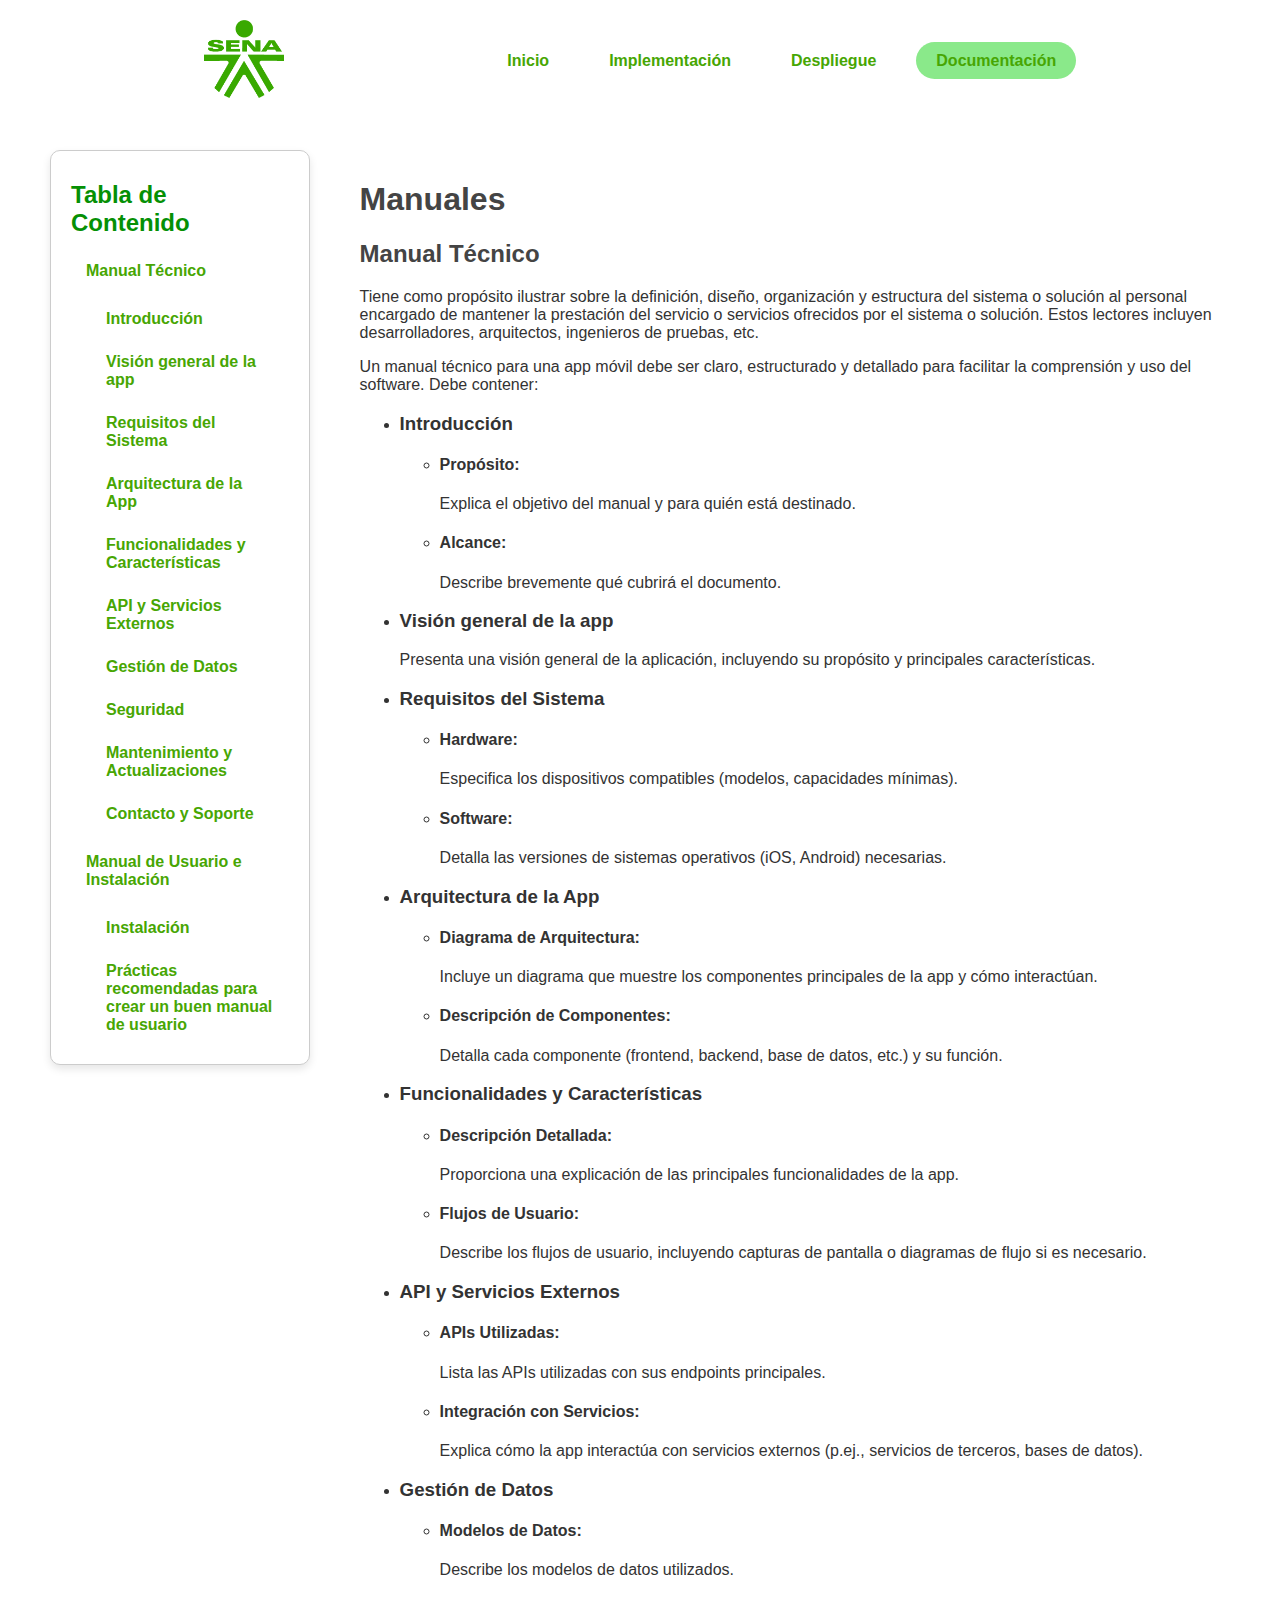
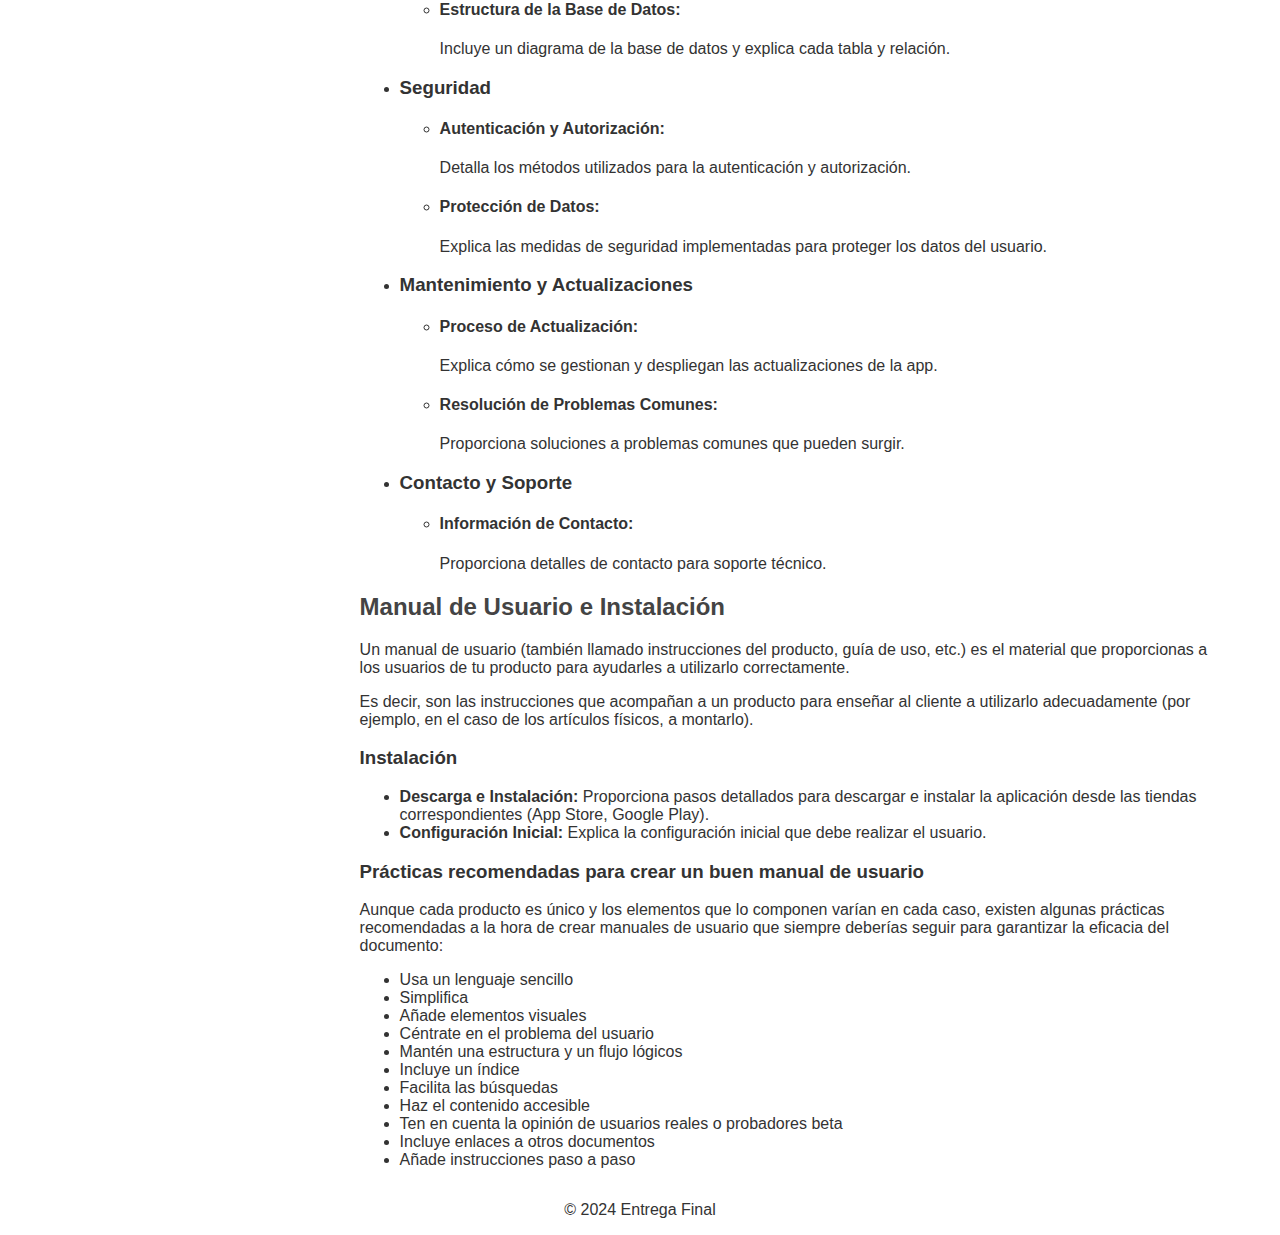
<file: documentacion/manuales.html>
<!DOCTYPE html>
<html lang="es">
<head>
    <meta charset="UTF-8">
    <meta name="viewport" content="width=device-width, initial-scale=1.0">
    <title>Manuales</title>
    <link rel="icon" href="../Imagenes/Favicon.ico" type="image/x-icon">
    <link rel="stylesheet" href="../styles.css">
</head>
<body>
    <header>
        <div class="header-container">
            <div class="logo">
                <img src="../Imagenes/Logo Sena.png" class="logo"/>
                <!-- <h1>Entrega Final</h1> -->
            </div>
            <nav>
                <ul>
                    <li><a href="../index.html">Inicio</a></li>
                    <li><a href="../tema1.html">Implementación</a></li>
                    <li><a href="../tema2.html">Despliegue</a></li>
                    <li><a href="../tema3.html" class="selected">Documentación</a></li>
                </ul>
            </nav>
        </div>
    </header>
    <main>
        <div class="content-body">
            <div class="table">
                <h2>Tabla de Contenido</h2>
                <ul>
                    <li><a href="#manual-tecnico">Manual Técnico</a>
                        <ul>
                            <li><a href="#introduccion">Introducción</a></li>
                            <li><a href="#vision-general">Visión general de la app</a></li>
                            <li><a href="#requisitos-del-sistema">Requisitos del Sistema</a></li>
                            <li><a href="#arquitectura-de-la-app">Arquitectura de la App</a></li>
                            <li><a href="#funcionalidades-y-caracteristicas">Funcionalidades y Características</a></li>
                            <li><a href="#api-y-servicios-externos">API y Servicios Externos</a></li>
                            <li><a href="#gestion-de-datos">Gestión de Datos</a></li>
                            <li><a href="#seguridad">Seguridad</a></li>
                            <li><a href="#mantenimiento-y-actualizaciones">Mantenimiento y Actualizaciones</a></li>
                            <li><a href="#contacto-y-soporte">Contacto y Soporte</a></li>
                        </ul>
                    </li>
                    <li><a href="#manual-usuario-instalacion">Manual de Usuario e Instalación</a>
                        <ul>
                            <li><a href="#instalacion">Instalación</a></li>
                            <li><a href="#practicas-recomendadas">Prácticas recomendadas para crear un buen manual de usuario</a></li>
                        </ul>
                    </li>
                </ul>
            </div>
            <div class="content-info">
                <article>
                    <h1>Manuales</h1>
                    <h2 id="manual-tecnico">Manual Técnico</h2>
                    <p>Tiene como propósito ilustrar sobre la definición, diseño, organización y estructura del sistema o solución al personal encargado de mantener la prestación del servicio o servicios ofrecidos por el sistema o solución. Estos lectores incluyen desarrolladores, arquitectos, ingenieros de pruebas, etc.</p>
                    <p>Un manual técnico para una app móvil debe ser claro, estructurado y detallado para facilitar la comprensión y uso del software. Debe contener:</p>
                    
                    <ul>
                        <li>
                            <h3 id="introduccion">Introducción</h3>
                            <ul>
                                <li>
                                    <h4>Propósito:</h4> 
                                    <p>Explica el objetivo del manual y para quién está destinado.</p>
                                </li>
                                <li>
                                    <h4>Alcance:</h4> 
                                    <p>Describe brevemente qué cubrirá el documento.</p>
                                </li>
                            </ul>
                        </li>
                        <li>
                            <h3 id="vision-general">Visión general de la app</h3>
                            <p>Presenta una visión general de la aplicación, incluyendo su propósito y principales características.</p>
                        </li>
                        <li>
                            <h3 id="requisitos-del-sistema">Requisitos del Sistema</h3>
                            <ul>
                                <li>
                                    <h4>Hardware:</h4>
                                    <p>Especifica los dispositivos compatibles (modelos, capacidades mínimas).</p>
                                </li>
                                <li>
                                    <h4>Software:</h4>
                                    <p>Detalla las versiones de sistemas operativos (iOS, Android) necesarias.</p>
                                </li>
                            </ul>
                        </li>
                        <li>
                            <h3 id="arquitectura-de-la-app">Arquitectura de la App</h3>
                            <ul>
                                <li>
                                    <h4>Diagrama de Arquitectura:</h4>
                                    <p>Incluye un diagrama que muestre los componentes principales de la app y cómo interactúan.</p>
                                </li>
                                <li>
                                    <h4>Descripción de Componentes:</h4>
                                    <p>Detalla cada componente (frontend, backend, base de datos, etc.) y su función.</p>
                                </li>
                            </ul>
                        </li>
                        <li>
                            <h3 id="funcionalidades-y-caracteristicas">Funcionalidades y Características</h3>
                            <ul>
                                <li>
                                    <h4>Descripción Detallada:</h4>
                                    <p>Proporciona una explicación de las principales funcionalidades de la app.</p>
                                </li>
                                <li>
                                    <h4>Flujos de Usuario:</h4>
                                    <p>Describe los flujos de usuario, incluyendo capturas de pantalla o diagramas de flujo si es necesario.</p>
                                </li>
                            </ul>
                        </li>
                        <li>
                            <h3 id="api-y-servicios-externos">API y Servicios Externos</h3>
                            <ul>
                                <li>
                                    <h4>APIs Utilizadas:</h4>
                                    <p>Lista las APIs utilizadas con sus endpoints principales.</p>
                                </li>
                                <li>
                                    <h4>Integración con Servicios:</h4>
                                    <p>Explica cómo la app interactúa con servicios externos (p.ej., servicios de terceros, bases de datos).</p>
                                </li>
                            </ul>
                        </li>
                        <li>
                            <h3 id="gestion-de-datos">Gestión de Datos</h3>
                            <ul>
                                <li>
                                    <h4>Modelos de Datos:</h4>
                                    <p>Describe los modelos de datos utilizados.</p>
                                </li>
                                <li>
                                    <h4>Estructura de la Base de Datos:</h4>
                                    <p>Incluye un diagrama de la base de datos y explica cada tabla y relación.</p>
                                </li>
                            </ul>
                        </li>
                        <li>
                            <h3 id="seguridad">Seguridad</h3>
                            <ul>
                                <li>
                                    <h4>Autenticación y Autorización:</h4>
                                    <p>Detalla los métodos utilizados para la autenticación y autorización.</p>
                                </li>
                                <li>
                                    <h4>Protección de Datos:</h4>
                                    <p>Explica las medidas de seguridad implementadas para proteger los datos del usuario.</p>
                                </li>
                            </ul>
                        </li>
                        <li>
                            <h3 id="mantenimiento-y-actualizaciones">Mantenimiento y Actualizaciones</h3>
                            <ul>
                                <li>
                                    <h4>Proceso de Actualización:</h4>
                                    <p>Explica cómo se gestionan y despliegan las actualizaciones de la app.</p>
                                </li>
                                <li>
                                    <h4>Resolución de Problemas Comunes:</h4>
                                    <p>Proporciona soluciones a problemas comunes que pueden surgir.</p>
                                </li>
                            </ul>
                        </li>
                        <li>
                            <h3 id="contacto-y-soporte">Contacto y Soporte</h3>
                            <ul>
                                <li>
                                    <h4>Información de Contacto:</h4>
                                    <p>Proporciona detalles de contacto para soporte técnico.</p>
                                </li>
                            </ul>
                        </li>
                    </ul> 
                </article>
        
                <article>
                    <h2 id="manual-usuario-instalacion">Manual de Usuario e Instalación</h2>
                        <p>Un manual de usuario (también llamado instrucciones del producto, guía de uso, etc.) es el material que proporcionas a los usuarios de tu producto para ayudarles a utilizarlo correctamente.</p>
                        <p>Es decir, son las instrucciones que acompañan a un producto para enseñar al cliente a utilizarlo adecuadamente (por ejemplo, en el caso de los artículos físicos, a montarlo).</p>
        
                        <h3 id="instalacion">Instalación</h3>
                        <ul>
                            <li><strong>Descarga e Instalación:</strong> Proporciona pasos detallados para descargar e instalar la aplicación desde las tiendas correspondientes (App Store, Google Play).</li>
                            <li><strong>Configuración Inicial:</strong> Explica la configuración inicial que debe realizar el usuario.</li>
                        </ul>
        
                        <h3 id="practicas-recomendadas">Prácticas recomendadas para crear un buen manual de usuario</h3>
                        <p>Aunque cada producto es único y los elementos que lo componen varían en cada caso, existen algunas prácticas recomendadas a la hora de crear manuales de usuario que siempre deberías seguir para garantizar la eficacia del documento:</p>
                        <ul>
                            <li>Usa un lenguaje sencillo</li>
                            <li>Simplifica</li>
                            <li>Añade elementos visuales</li>
                            <li>Céntrate en el problema del usuario</li>
                            <li>Mantén una estructura y un flujo lógicos</li>
                            <li>Incluye un índice</li>
                            <li>Facilita las búsquedas</li>
                            <li>Haz el contenido accesible</li>
                            <li>Ten en cuenta la opinión de usuarios reales o probadores beta</li>
                            <li>Incluye enlaces a otros documentos</li>
                            <li>Añade instrucciones paso a paso</li>
                        </ul>
                </article>
            </div>
        </div>
    </main>
    <footer>
        <div class="footer-container">
            <p>&copy; 2024 Entrega Final</p>
        </div>
    </footer>
</body>
</html>
</file>
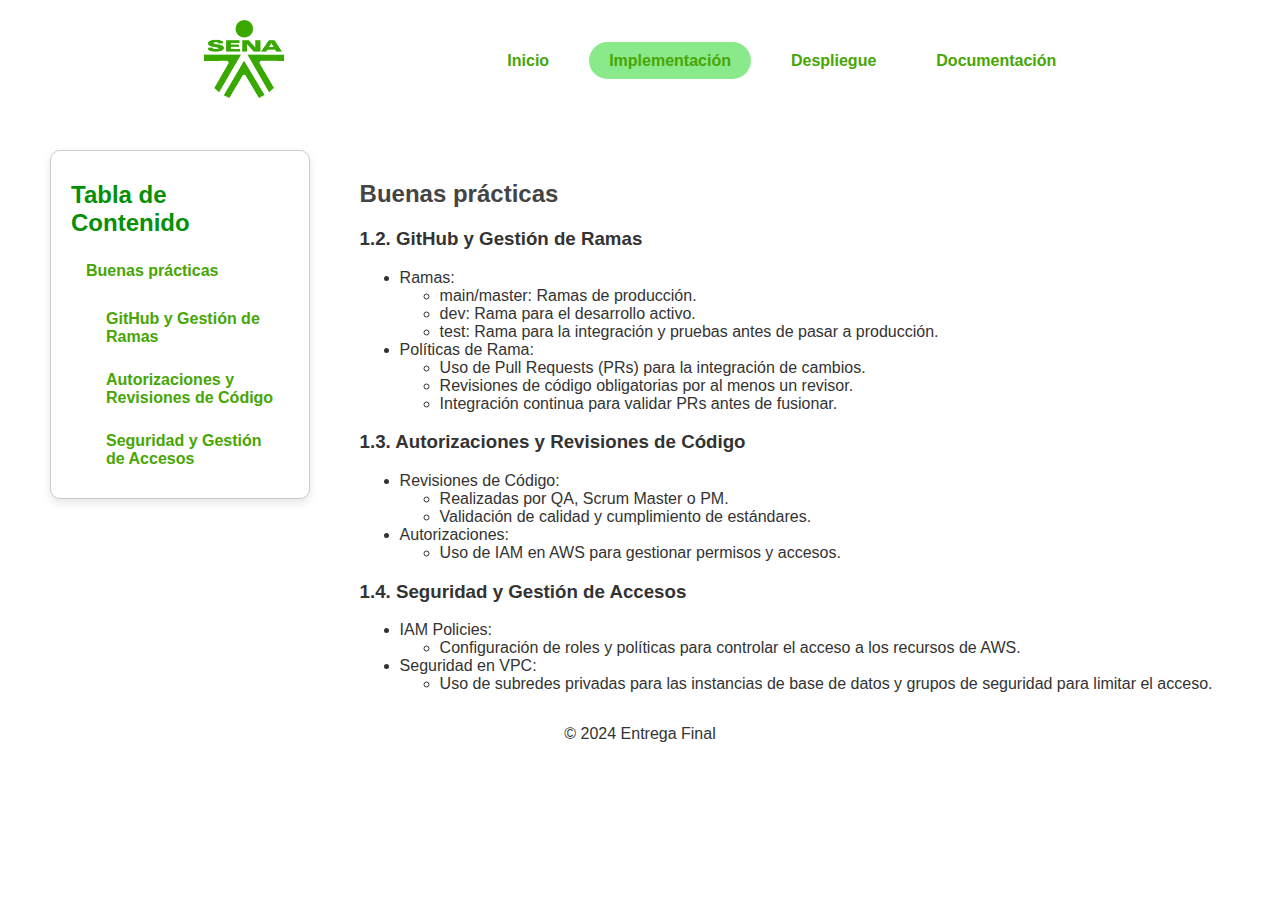
<file: implementacion/calidad.html>
<!DOCTYPE html>
<html lang="es">
<head>
    <meta charset="UTF-8">
    <meta name="viewport" content="width=device-width, initial-scale=1.0">
    <title>Buenas Prácticas</title>
    <link rel="icon" href="../Imagenes/Favicon.ico" type="image/x-icon">
    <link rel="stylesheet" href="../styles.css">
</head>
<body>
    <header>
        <div class="header-container">
            <div class="logo">
                <img src="../Imagenes/Logo Sena.png" class="logo"/>
                <!-- <h1>Entrega Final</h1> -->
            </div>
            <nav>
                <ul>
                    <li><a href="../index.html">Inicio</a></li>
                    <li><a href="../tema1.html" class="selected">Implementación</a></li>
                    <li><a href="../tema2.html">Despliegue</a></li>
                    <li><a href="../tema3.html">Documentación</a></li>
                </ul>
            </nav>
        </div>
    </header>
    <main>
        <div class="content-body">
            <div class="table">
                <h2>Tabla de Contenido</h2>
                <ul>
                    <li><a href="#buenas-practicas">Buenas prácticas</a>
                        <ul>
                            <li><a href="#github-gestion-ramas">GitHub y Gestión de Ramas</a></li>
                            <li><a href="#autorizaciones-revisiones-codigo">Autorizaciones y Revisiones de Código</a></li>
                            <li><a href="#seguridad-gestion-accesos">Seguridad y Gestión de Accesos</a></li>
                        </ul>
                    </li>
                </ul>
            </div>
            <div class="content-info">
                <article>
                    <h2 id="buenas-practicas">Buenas prácticas</h2>

                <h3 id="github-gestion-ramas">1.2. GitHub y Gestión de Ramas</h3>
                <ul>
                    <li>Ramas:
                        <ul>
                            <li>main/master: Ramas de producción.</li>
                            <li>dev: Rama para el desarrollo activo.</li>
                            <li>test: Rama para la integración y pruebas antes de pasar a producción.</li>
                        </ul>
                    </li>
                    <li>Políticas de Rama:
                        <ul>
                            <li>Uso de Pull Requests (PRs) para la integración de cambios.</li>
                            <li>Revisiones de código obligatorias por al menos un revisor.</li>
                            <li>Integración continua para validar PRs antes de fusionar.</li>
                        </ul>
                    </li>
                </ul>

                <h3 id="autorizaciones-revisiones-codigo">1.3. Autorizaciones y Revisiones de Código</h3>
                <ul>
                    <li>Revisiones de Código:
                        <ul>
                            <li>Realizadas por QA, Scrum Master o PM.</li>
                            <li>Validación de calidad y cumplimiento de estándares.</li>
                        </ul>
                    </li>
                    <li>Autorizaciones:
                        <ul>
                            <li>Uso de IAM en AWS para gestionar permisos y accesos.</li>
                        </ul>
                    </li>
                </ul>

                <h3 id="seguridad-gestion-accesos">1.4. Seguridad y Gestión de Accesos</h3>
                <ul>
                    <li>IAM Policies:
                        <ul>
                            <li>Configuración de roles y políticas para controlar el acceso a los recursos de AWS.</li>
                        </ul>
                    </li>
                    <li>Seguridad en VPC:
                        <ul>
                            <li>Uso de subredes privadas para las instancias de base de datos y grupos de seguridad para limitar el acceso.</li>
                        </ul>
                    </li>
                </ul>
                </article>
            </div>
        </div>
    </main>
    <footer>
        <div class="footer-container">
            <p>&copy; 2024 Entrega Final</p>
        </div>
    </footer>
</body>
</html>
</file>
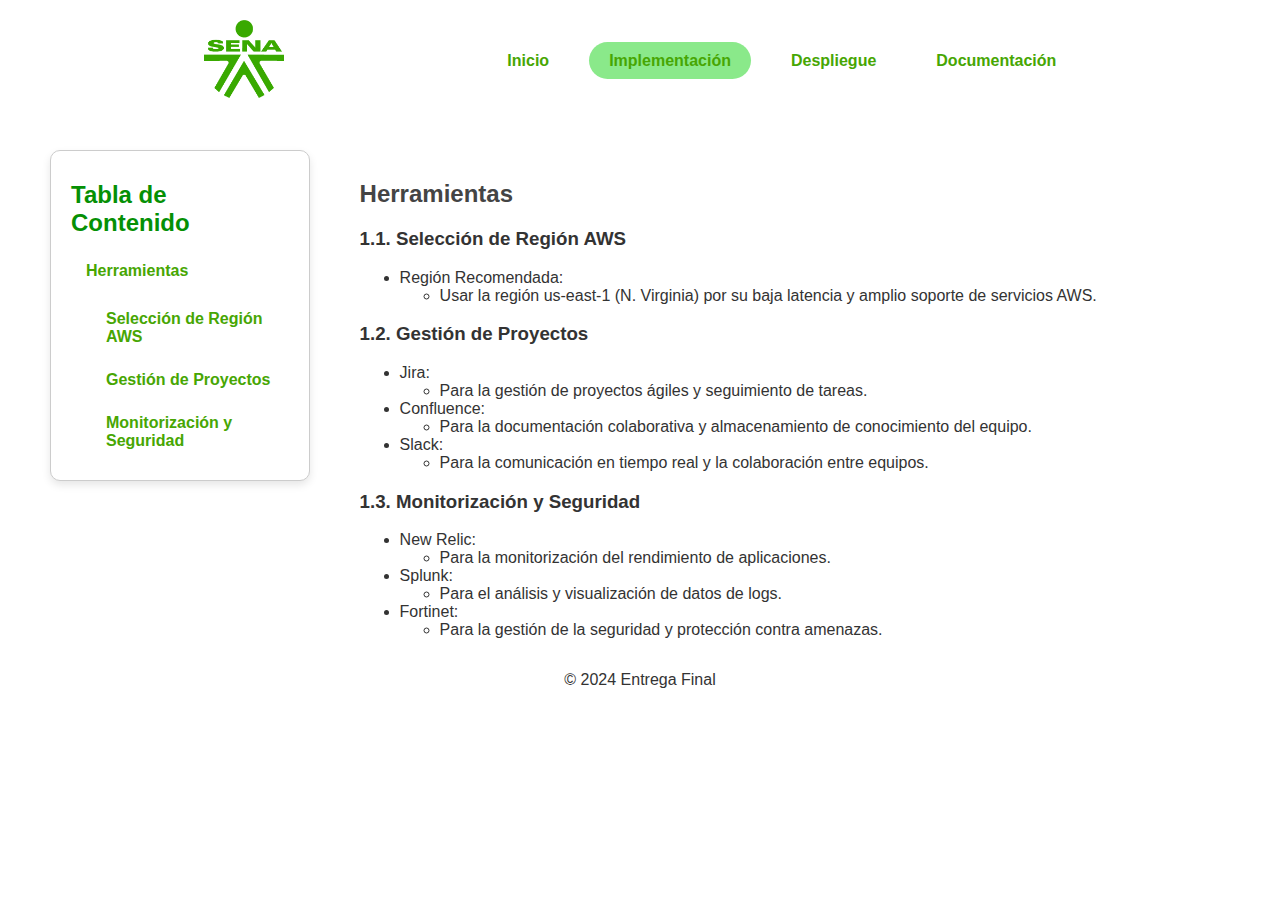
<file: implementacion/herramientas.html>
<!DOCTYPE html>
<html lang="es">
<head>
    <meta charset="UTF-8">
    <meta name="viewport" content="width=device-width, initial-scale=1.0">
    <title>Herramientas</title>
    <link rel="icon" href="../Imagenes/Favicon.ico" type="image/x-icon">
    <link rel="stylesheet" href="../styles.css">
</head>
<body>
    <header>
        <div class="header-container">
            <div class="logo">
                <img src="../Imagenes/Logo Sena.png" class="logo"/>
                <!-- <h1>Entrega Final</h1> -->
            </div>
            <nav>
                <ul>
                    <li><a href="../index.html">Inicio</a></li>
                    <li><a href="../tema1.html" class="selected">Implementación</a></li>
                    <li><a href="../tema2.html">Despliegue</a></li>
                    <li><a href="../tema3.html">Documentación</a></li>
                </ul>
            </nav>
        </div>
    </header>
    <main>
        <div class="content-body">
            <div class="table">
                <h2>Tabla de Contenido</h2>
                <ul>
                    <li><a href="#herramientas">Herramientas</a>
                        <ul>
                            <li><a href="#seleccion-region-aws">Selección de Región AWS</a></li>
                            <li><a href="#gestion-proyectos">Gestión de Proyectos</a></li>
                            <li><a href="#monitorizacion-seguridad">Monitorización y Seguridad</a></li>
                        </ul>
                    </li>
                </ul>
            </div>
            <div class="content-info">
                <article>
                    <h2 id="herramientas">Herramientas</h2>

                <h3 id="seleccion-region-aws">1.1. Selección de Región AWS</h3>
                <ul>
                    <li>Región Recomendada:
                        <ul>
                            <li>Usar la región us-east-1 (N. Virginia) por su baja latencia y amplio soporte de servicios AWS.</li>
                        </ul>
                    </li>
                </ul>

                <h3 id="gestion-proyectos">1.2. Gestión de Proyectos</h3>
                <ul>
                    <li>Jira:
                        <ul>
                            <li>Para la gestión de proyectos ágiles y seguimiento de tareas.</li>
                        </ul>
                    </li>
                    <li>Confluence:
                        <ul>
                            <li>Para la documentación colaborativa y almacenamiento de conocimiento del equipo.</li>
                        </ul>
                    </li>
                    <li>Slack:
                        <ul>
                            <li>Para la comunicación en tiempo real y la colaboración entre equipos.</li>
                        </ul>
                    </li>
                </ul>

                <h3 id="monitorizacion-seguridad">1.3. Monitorización y Seguridad</h3>
                <ul>
                    <li>New Relic:
                        <ul>
                            <li>Para la monitorización del rendimiento de aplicaciones.</li>
                        </ul>
                    </li>
                    <li>Splunk:
                        <ul>
                            <li>Para el análisis y visualización de datos de logs.</li>
                        </ul>
                    </li>
                    <li>Fortinet:
                        <ul>
                            <li>Para la gestión de la seguridad y protección contra amenazas.</li>
                        </ul>
                    </li>
                </ul>
                </article>
            </div>
        </div>
    </main>
    <footer>
        <div class="footer-container">
            <p>&copy; 2024 Entrega Final</p>
        </div>
    </footer>
</body>
</html>
</file>
<file: styles.css>
/* Global Styles */
body {
    font-family: 'Arial', sans-serif;
    margin: 0;
    padding: 0;
    background-color: white;
    color: #333;
}

h1, h2 {
    color: #444;
}

/* Header Styles */
header {
    width: 100vw;
    height: 90px;
    /* background: linear-gradient(to right, #32a852, #005700); */
    background-color: white;
    color: white;
    padding: 20px 0;
    position: sticky;
    top: 0;
    z-index: 1000;
}

header .header-container {
    display: flex;
    justify-content: space-evenly;
    align-items: center;
}

header .logo {
    width: 80px;
}

header .logo h1 {
    margin: 0;
    font-size: 1.5em;
}

nav ul {
    list-style-type: none;
    padding: 0;
    margin: 0;
    display: flex;
    gap: 20px;
}

nav ul li {
    margin: 0;
}

nav ul li a {
    color: #47A603;
    text-decoration: none;
    font-weight: bold;
    padding: 10px 20px;
    border-radius: 30px;
    transition: background-color 0.3s ease;
}

nav ul li .selected {
    background-color: #8ae98a;
    border-radius: 30px;
}

nav ul li a:hover {
    background-color: #8ae98a;
    border-radius: 30px;
}

/* Section Styles */
.main {
    width: 100vw;
    height: 80vh;
    display: flex;
    align-items: center;
    justify-content: space-around;
    /* padding: 0px 10px; */
    background-color: white;
}

.main-content {
    margin-left: 30px;
    max-width: 40vw;
}

.main h1 {
    color: #47A603;
    font-size: 2.5em;
    margin: 0;
}

.main h2 {
    color: #333;
    font-size: 2em;
    margin: 10px 0;
}

.main p {
    color: #666;
    line-height: 1.6;
    margin: 20px 0;
}

.btn-primary {
    background: #47A603;
    color: white;
    padding: 15px 30px;
    border-radius: 5px;
    text-decoration: none;
    font-weight: bold;
    transition: background 0.3s ease;
}

.btn-primary:hover {
    background: #6ABE4A;
}

.main-image img {
    max-width: 45vw;
    border-radius: 10px;
}

/* Content Styles */

.content-body {
    padding: 0px 50px;
    display: flex;
    gap: 50px;

}

/* Content Info */
.content-info {
    width: 80%;
}

/* Table of Contents Styles */
.table {
    width: 20%;
    height: fit-content;
    background-color: white;
    border: 1px solid #ccc;
    border-radius: 10px;
    box-shadow: 0 4px 8px rgba(0, 0, 0, 0.1);
    padding: 10px 20px;
    margin: 20px 0;
}

.table h2 {
    color: #059005;
    font-size: 1.5em;
    margin-bottom: 15px;
}

.table ul {
    list-style-type: none;
    padding: 0;
    margin: 0;
}

.table ul li {
    margin-bottom: 10px;
}

.table ul li a {
    color: #47A603;
    text-decoration: none;
    font-weight: bold;
    padding: 10px 15px;
    border-radius: 5px;
    transition: background-color 0.3s ease, color 0.3s ease;
    display: block;
}

.table ul li a:hover {
    background-color: #8ae98a;
    color: #005700;
}

.table ul li ul {
    padding-left: 20px;
    margin-top: 10px;
}

.table ul li ul li {
    margin-bottom: 5px;
}

.content-info {
    padding: 30px 0 0 0;
}

.container {
    width: 98vw;
    height: 74vh;
    display: flex;
    justify-content: center;
    align-items: center;
    gap: 40px;
}

.links {
    text-decoration: none;
}

.container article {
    width: 220px;
    padding: 15px 30px 10px 15px;
    background-color: #fff;
    border: 1px solid #ccc;
    border-radius: 20px;
    box-shadow: 0 4px 8px rgba(0, 0, 0, 0.1);
    display: flex;
    flex-direction: column;
    align-items: center;
    justify-content: center;
    cursor: pointer;
    transition: transform 0.3s ease;
}

.container article:hover {
    transform: scale(1.1);
}

article img {
    width: 100px;
}

.footer-container {
    text-align: center;
}
</file>
